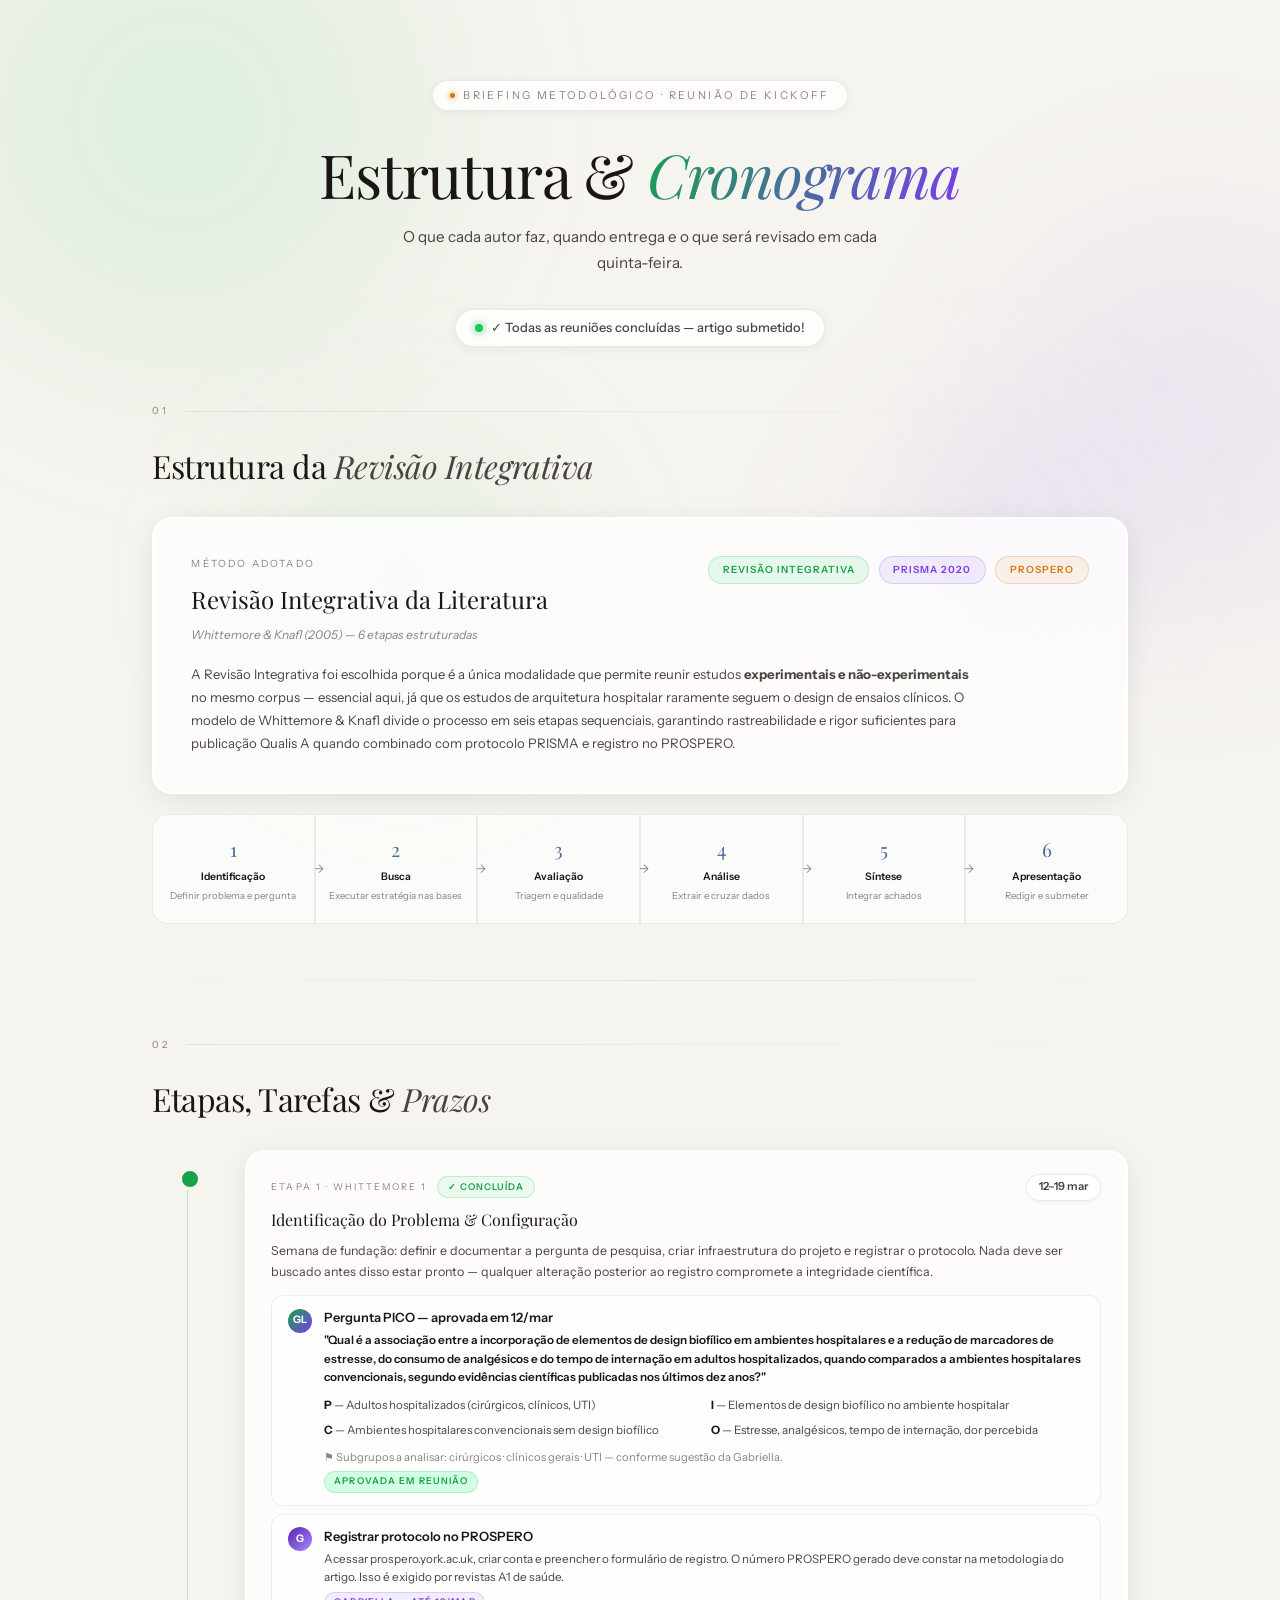
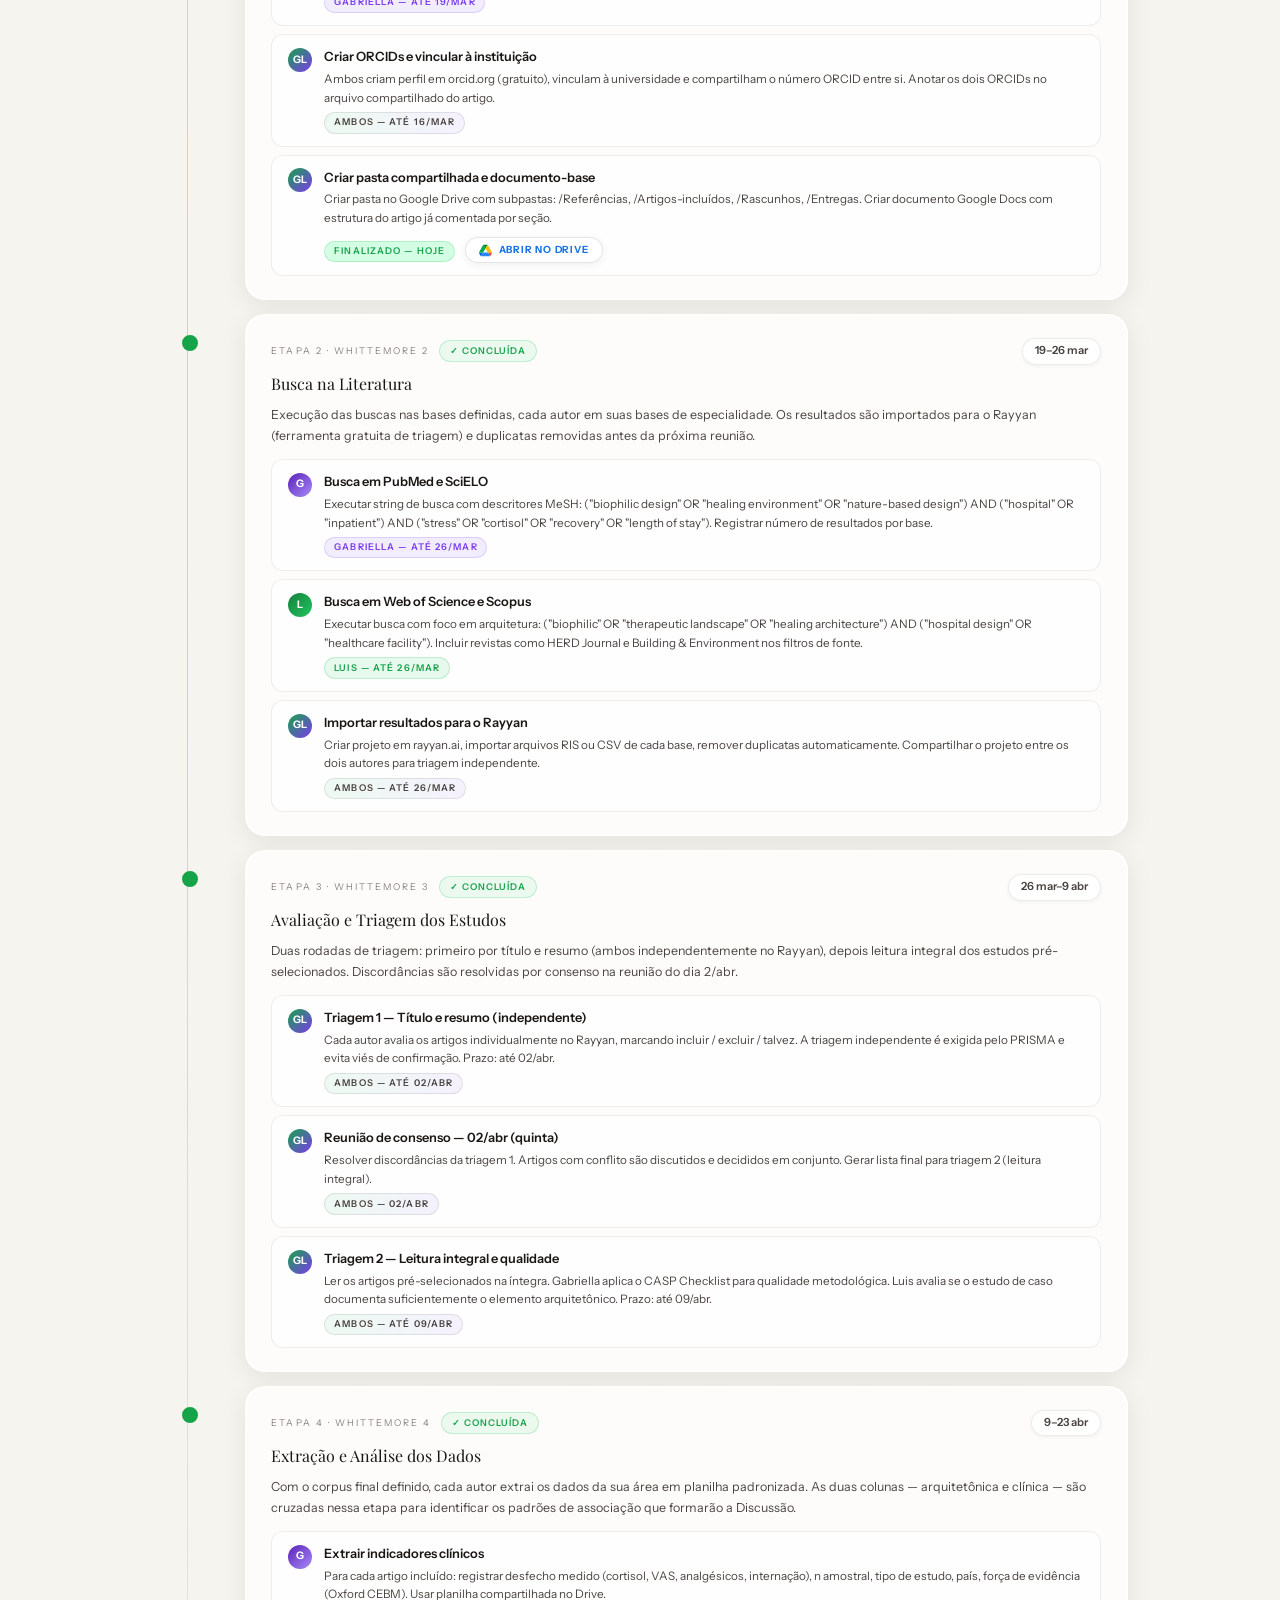
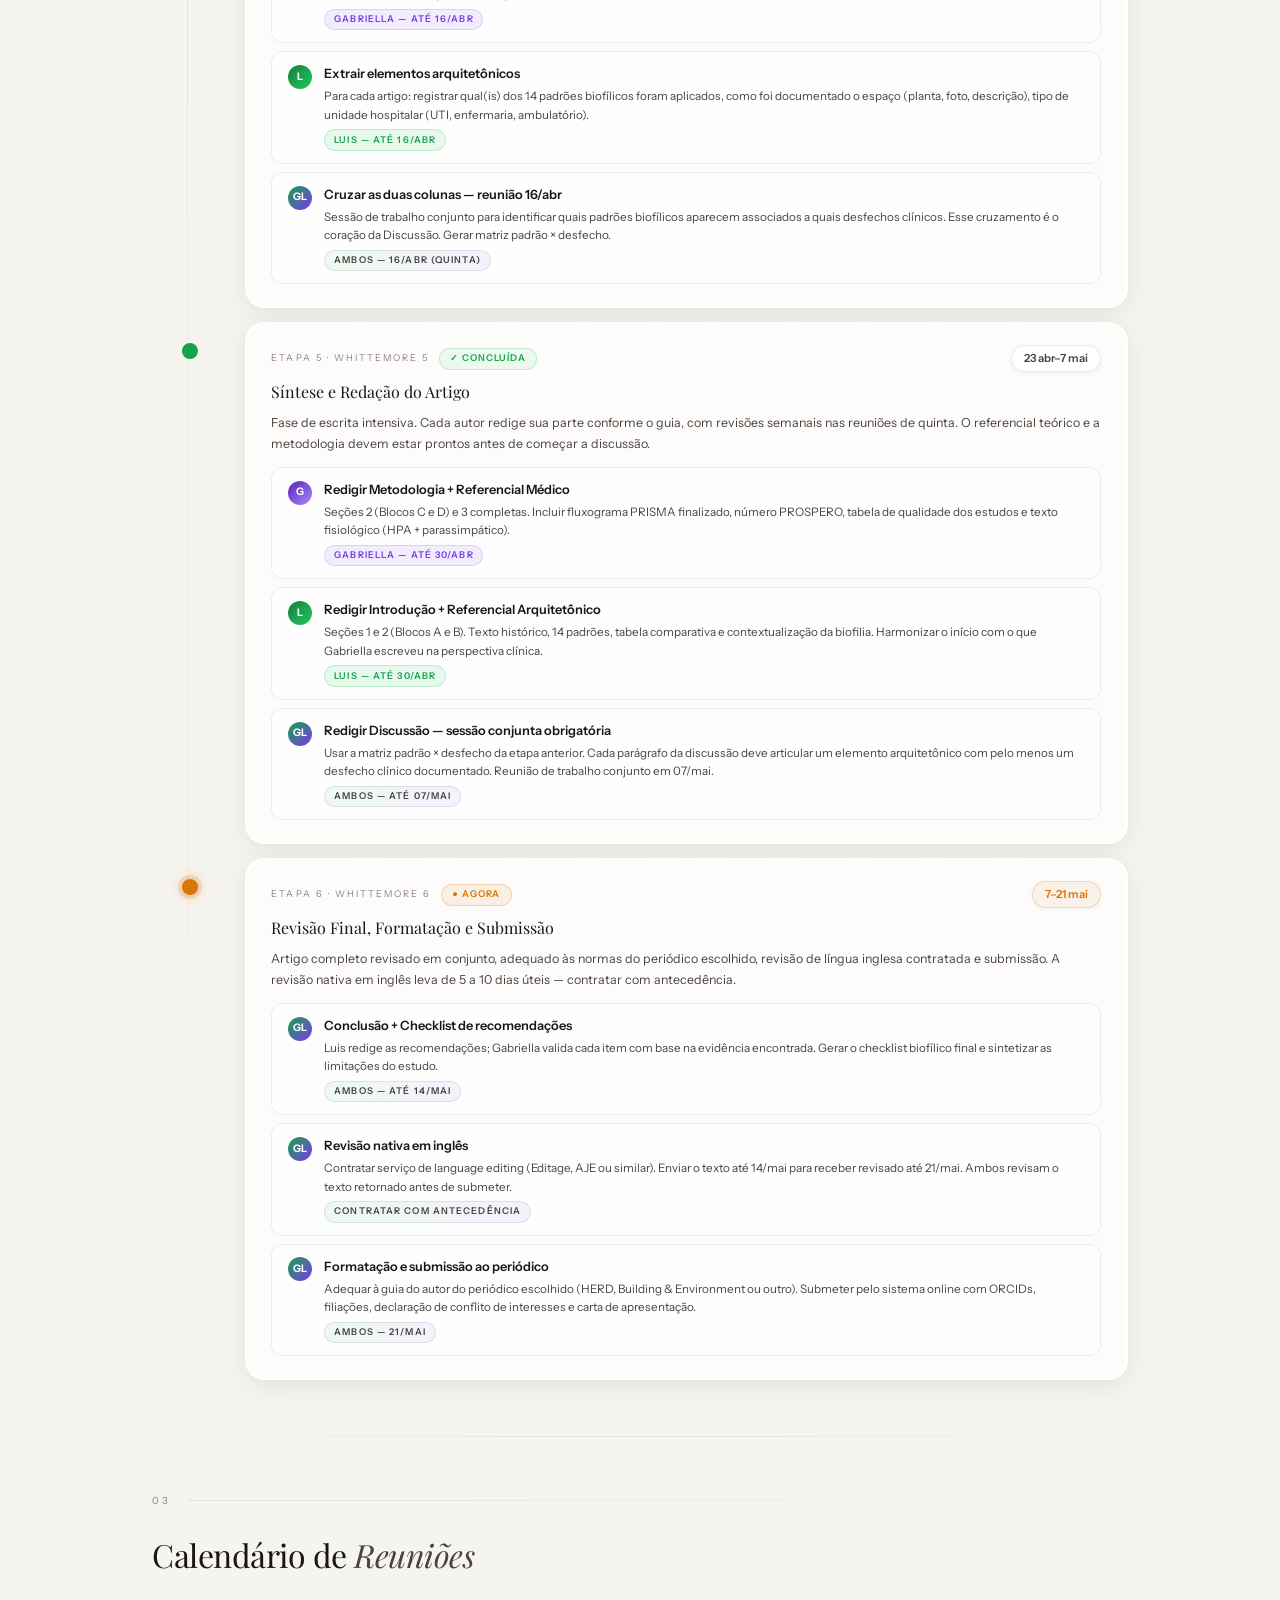
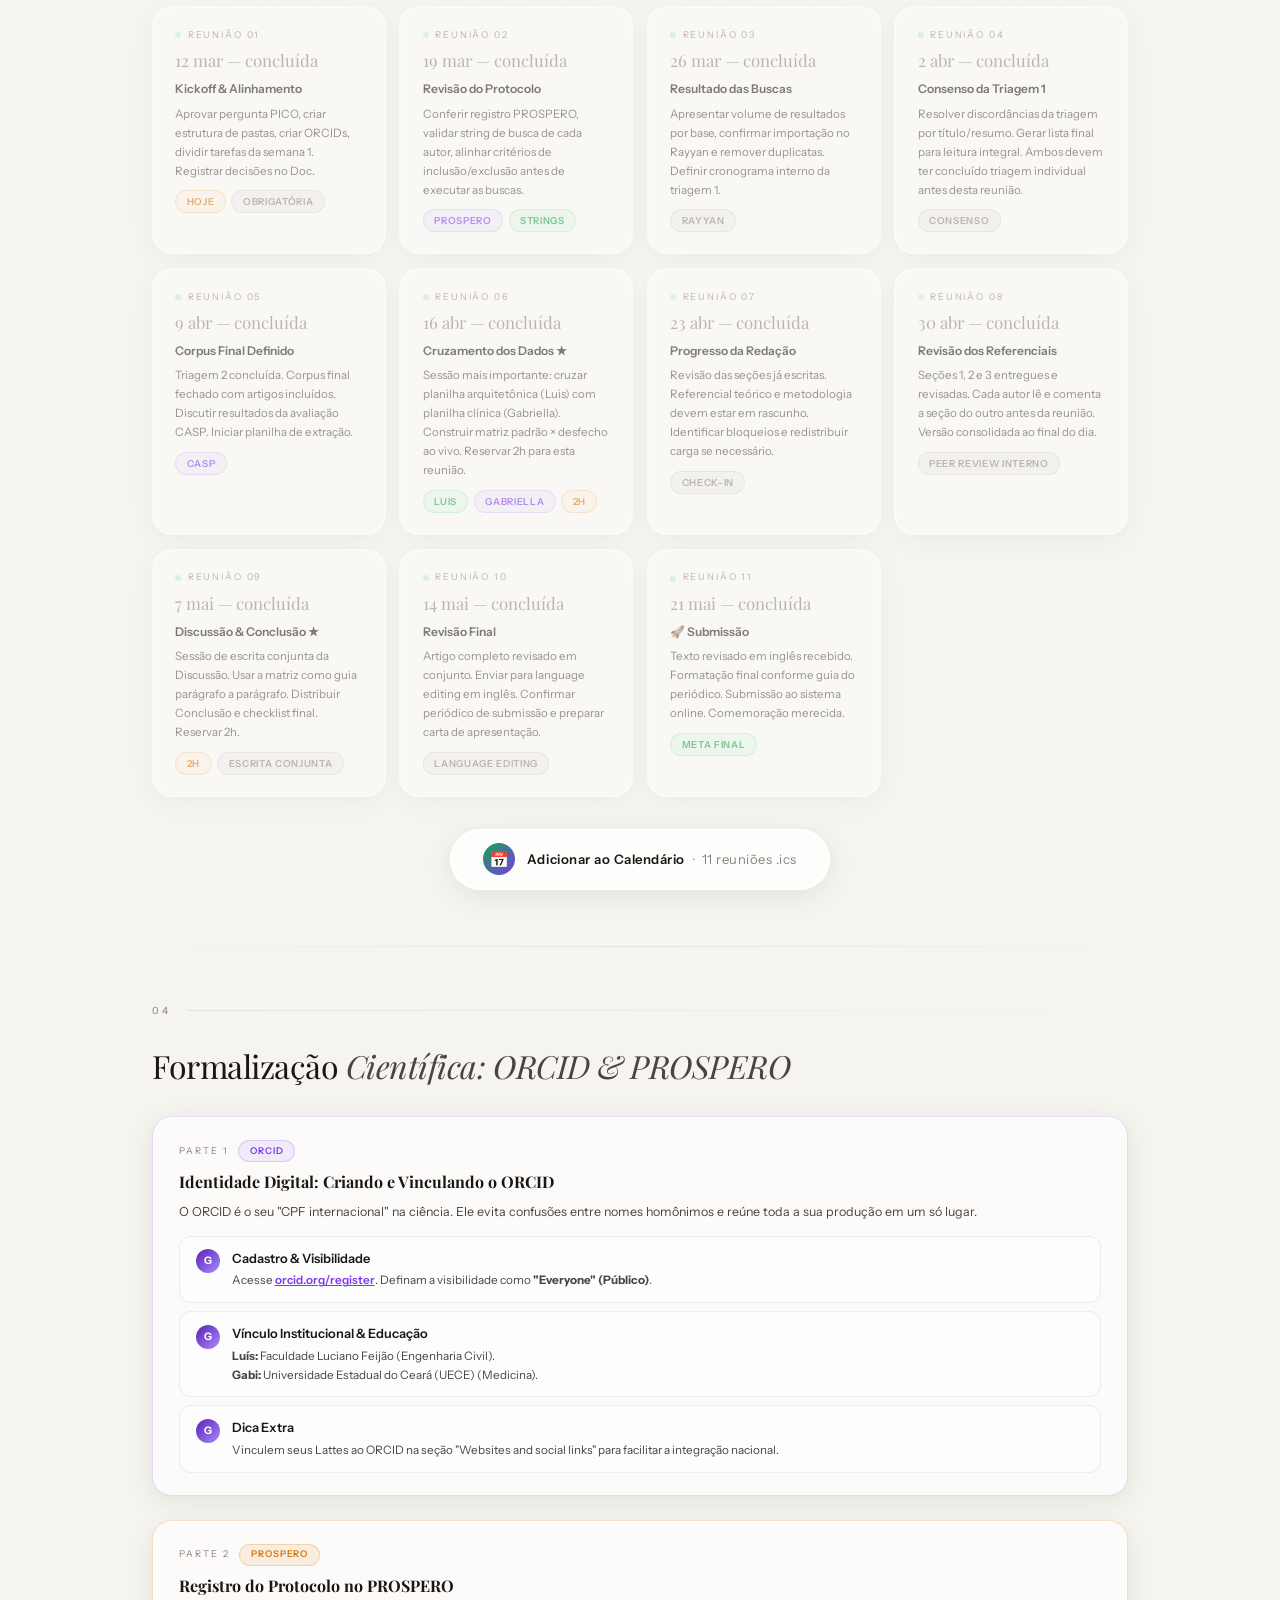
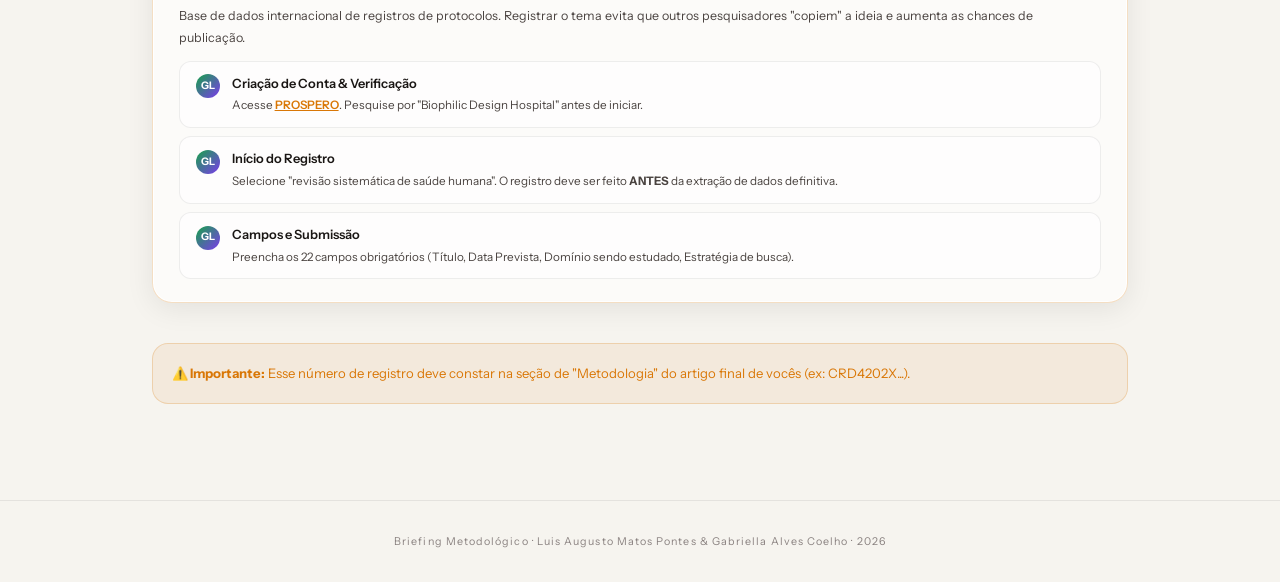
<file: BiofiliaHospitalar/index.html>
<!DOCTYPE html>
<html lang="pt-BR">

<head>
  <meta charset="UTF-8">
  <meta name="viewport" content="width=device-width, initial-scale=1.0">
  <title>Briefing Metodológico — O Ambiente que Cura</title>
  <link
    href="https://fonts.googleapis.com/css2?family=Playfair+Display:ital,wght@0,400;0,500;1,400&family=Instrument+Sans:wght@300;400;500;600&display=swap"
    rel="stylesheet">
  <style>
    *,
    *::before,
    *::after {
      box-sizing: border-box;
      margin: 0;
      padding: 0;
    }

    :root {
      --g: #16a34a;
      --g-mid: #22c55e;
      --g-light: #dcfce7;
      --g-tint: rgba(34, 197, 94, 0.07);
      --g-border: rgba(34, 197, 94, 0.22);

      --l: #7c3aed;
      --l-mid: #a78bfa;
      --l-light: #ede9fe;
      --l-tint: rgba(139, 92, 246, 0.07);
      --l-border: rgba(139, 92, 246, 0.22);

      --amber: #d97706;
      --amber-tint: rgba(217, 119, 6, 0.08);
      --amber-border: rgba(217, 119, 6, 0.22);

      --red: #dc2626;
      --red-tint: rgba(220, 38, 38, 0.07);
      --red-border: rgba(220, 38, 38, 0.2);

      --bg: #f6f4ef;
      --surface: rgba(255, 255, 255, 0.75);
      --border: rgba(0, 0, 0, 0.07);
      --ink: #1a1614;
      --ink-2: #4a4340;
      --ink-3: #8a8280;

      --blur: blur(22px);
      --sh-sm: 0 2px 12px rgba(0, 0, 0, 0.055), 0 0 0 1px rgba(255, 255, 255, 0.92) inset;
      --sh-md: 0 6px 28px rgba(0, 0, 0, 0.08), 0 0 0 1px rgba(255, 255, 255, 0.92) inset;
      --sh-lg: 0 14px 44px rgba(0, 0, 0, 0.1), 0 0 0 1px rgba(255, 255, 255, 0.92) inset;
    }

    html {
      scroll-behavior: smooth;
    }

    body {
      font-family: 'Instrument Sans', sans-serif;
      background: var(--bg);
      color: var(--ink);
      overflow-x: hidden;
      line-height: 1.6;
    }

    /* ── ORBS ── */
    .bg-canvas {
      position: fixed;
      inset: 0;
      z-index: 0;
      pointer-events: none;
      overflow: hidden;
    }

    .orb {
      position: absolute;
      border-radius: 50%;
      animation: drift 24s ease-in-out infinite;
    }

    .orb-1 {
      width: 800px;
      height: 800px;
      background: radial-gradient(circle, rgba(34, 197, 94, .12) 0%, transparent 65%);
      top: -280px;
      left: -220px;
      filter: blur(55px);
      animation-duration: 28s;
    }

    .orb-2 {
      width: 650px;
      height: 650px;
      background: radial-gradient(circle, rgba(139, 92, 246, .11) 0%, transparent 65%);
      top: 10%;
      right: -240px;
      filter: blur(55px);
      animation-duration: 32s;
      animation-delay: -12s;
    }

    .orb-3 {
      width: 550px;
      height: 550px;
      background: radial-gradient(circle, rgba(34, 197, 94, .08) 0%, transparent 65%);
      bottom: 5%;
      left: 10%;
      filter: blur(55px);
      animation-duration: 26s;
      animation-delay: -19s;
    }

    .orb-4 {
      width: 450px;
      height: 450px;
      background: radial-gradient(circle, rgba(139, 92, 246, .09) 0%, transparent 65%);
      bottom: 15%;
      right: 5%;
      filter: blur(55px);
      animation-duration: 36s;
      animation-delay: -7s;
    }

    @keyframes drift {

      0%,
      100% {
        transform: translate(0, 0) scale(1)
      }

      33% {
        transform: translate(28px, -18px) scale(1.03)
      }

      66% {
        transform: translate(-18px, 28px) scale(.98)
      }
    }

    /* ── GLASS ── */
    .glass {
      background: var(--surface);
      backdrop-filter: var(--blur);
      -webkit-backdrop-filter: var(--blur);
      border: 1px solid rgba(255, 255, 255, 0.88);
      border-radius: 20px;
      box-shadow: var(--sh-md);
      position: relative;
      overflow: hidden;
    }

    .glass::after {
      content: '';
      position: absolute;
      top: 0;
      left: 8%;
      right: 8%;
      height: 1px;
      background: linear-gradient(90deg, transparent, rgba(255, 255, 255, 1), transparent);
      pointer-events: none;
    }

    .glass.g-t {
      border-color: var(--g-border);
      background: rgba(255, 255, 255, .62);
      box-shadow: var(--sh-sm), 0 0 0 1px rgba(34, 197, 94, .06) inset;
    }

    .glass.l-t {
      border-color: var(--l-border);
      background: rgba(255, 255, 255, .62);
      box-shadow: var(--sh-sm), 0 0 0 1px rgba(139, 92, 246, .06) inset;
    }

    .glass.a-t {
      border-color: var(--amber-border);
      background: rgba(255, 255, 255, .62);
    }

    /* ── LAYOUT ── */
    .wrap {
      position: relative;
      z-index: 1;
      max-width: 1040px;
      margin: 0 auto;
      padding: 0 2rem 6rem;
    }

    /* ── HERO ── */
    .hero {
      text-align: center;
      padding: 5rem 2rem 3.5rem;
      position: relative;
      z-index: 1;
    }

    .hero-badge {
      display: inline-flex;
      align-items: center;
      gap: .5rem;
      padding: .35rem 1.1rem;
      border-radius: 100px;
      background: rgba(255, 255, 255, .82);
      border: 1px solid rgba(0, 0, 0, .08);
      box-shadow: 0 2px 8px rgba(0, 0, 0, .05);
      font-size: .68rem;
      letter-spacing: .22em;
      text-transform: uppercase;
      color: var(--ink-3);
      margin-bottom: 1.8rem;
    }

    .badge-dot {
      width: 5px;
      height: 5px;
      border-radius: 50%;
      background: var(--amber);
      box-shadow: 0 0 6px var(--amber);
      animation: blink 2.2s ease-in-out infinite;
    }

    @keyframes blink {

      0%,
      100% {
        opacity: 1
      }

      50% {
        opacity: .35
      }
    }

    .hero-title {
      font-family: 'Playfair Display', serif;
      font-size: clamp(2.2rem, 5vw, 3.8rem);
      font-weight: 400;
      line-height: 1.12;
      letter-spacing: -.02em;
      color: var(--ink);
      margin-bottom: 1rem;
    }

    .hero-title em {
      font-style: italic;
      background: linear-gradient(120deg, var(--g), var(--l));
      -webkit-background-clip: text;
      -webkit-text-fill-color: transparent;
      background-clip: text;
    }

    .hero-sub {
      font-size: .95rem;
      color: var(--ink-2);
      max-width: 500px;
      margin: 0 auto 2rem;
      line-height: 1.75;
      font-weight: 300;
    }

    /* today pill */
    .today-pill {
      display: inline-flex;
      align-items: center;
      gap: .5rem;
      padding: .5rem 1.2rem;
      border-radius: 100px;
      background: rgba(255, 255, 255, .85);
      border: 1px solid rgba(0, 0, 0, .09);
      box-shadow: var(--sh-sm);
      font-size: .8rem;
      font-weight: 500;
      color: var(--ink-2);
    }

    .today-dot {
      width: 8px;
      height: 8px;
      border-radius: 50%;
      background: var(--amber);
      box-shadow: 0 0 8px var(--amber);
      animation: blink 2s ease-in-out infinite;
    }

    /* ── SECTION ── */
    .sh {
      display: flex;
      align-items: center;
      gap: 1rem;
      margin-bottom: 1.3rem;
    }

    .sh-num {
      font-size: .62rem;
      letter-spacing: .28em;
      text-transform: uppercase;
      color: var(--ink-3);
      white-space: nowrap;
    }

    .sh-line {
      flex: 1;
      height: 1px;
      background: linear-gradient(to right, var(--border), transparent);
    }

    .sh-title {
      font-family: 'Playfair Display', serif;
      font-size: clamp(1.45rem, 2.8vw, 2rem);
      font-weight: 400;
      letter-spacing: -.015em;
      margin-bottom: 1.6rem;
    }

    .sh-title em {
      font-style: italic;
      color: var(--ink-2);
    }

    .div {
      height: 1px;
      background: linear-gradient(to right, transparent, var(--border), transparent);
      margin: 3.5rem 0;
    }

    /* ── MÉTODO OVERVIEW ── */
    .method-banner {
      padding: 2.4rem;
      margin-bottom: 1.2rem;
    }

    .mb-top {
      display: flex;
      align-items: flex-start;
      justify-content: space-between;
      gap: 2rem;
      flex-wrap: wrap;
    }

    .mb-label {
      font-size: .62rem;
      letter-spacing: .22em;
      text-transform: uppercase;
      color: var(--ink-3);
      margin-bottom: .5rem;
    }

    .mb-name {
      font-family: 'Playfair Display', serif;
      font-size: 1.5rem;
      font-weight: 400;
      margin-bottom: .4rem;
    }

    .mb-ref {
      font-size: .75rem;
      color: var(--ink-3);
      font-style: italic;
    }

    .mb-right {
      display: flex;
      gap: .6rem;
      flex-wrap: wrap;
      align-items: flex-start;
    }

    .m-badge {
      padding: .3rem .85rem;
      border-radius: 100px;
      font-size: .62rem;
      font-weight: 600;
      letter-spacing: .1em;
      text-transform: uppercase;
    }

    .m-badge.integr {
      background: rgba(34, 197, 94, .1);
      color: var(--g);
      border: 1px solid var(--g-border);
    }

    .m-badge.prisma {
      background: rgba(139, 92, 246, .1);
      color: var(--l);
      border: 1px solid var(--l-border);
    }

    .m-badge.prospero {
      background: var(--amber-tint);
      color: var(--amber);
      border: 1px solid var(--amber-border);
    }

    .mb-body {
      margin-top: 1.2rem;
      font-size: .82rem;
      color: var(--ink-2);
      line-height: 1.75;
      max-width: 780px;
    }

    /* ── ETAPAS ── */
    .etapas-wrap {
      display: flex;
      flex-direction: column;
      gap: .9rem;
      position: relative;
    }

    .etapas-wrap::before {
      content: '';
      position: absolute;
      left: 2.2rem;
      top: 2.5rem;
      bottom: 2.5rem;
      width: 1px;
      background: linear-gradient(to bottom, rgba(34, 197, 94, .3), rgba(139, 92, 246, .3), rgba(139, 92, 246, .1), transparent);
    }

    .etapa-row {
      display: grid;
      grid-template-columns: 4.8rem 1fr;
      gap: 1rem;
      align-items: start;
    }

    .etapa-pin {
      display: flex;
      flex-direction: column;
      align-items: center;
      padding-top: 1.3rem;
    }

    .etapa-dot {
      width: 16px;
      height: 16px;
      border-radius: 50%;
      border: 2px solid;
      background: var(--bg);
      position: relative;
      z-index: 2;
      flex-shrink: 0;
    }

    .etapa-dot.today {
      background: var(--amber);
      border-color: var(--amber);
      box-shadow: 0 0 0 4px rgba(217, 119, 6, .18), 0 0 16px rgba(217, 119, 6, .4);
      animation: pulse-today 2s ease-in-out infinite;
    }

    @keyframes pulse-today {

      0%,
      100% {
        box-shadow: 0 0 0 4px rgba(217, 119, 6, .18), 0 0 16px rgba(217, 119, 6, .4)
      }

      50% {
        box-shadow: 0 0 0 8px rgba(217, 119, 6, .08), 0 0 24px rgba(217, 119, 6, .5)
      }
    }

    .etapa-dot.g {
      border-color: var(--g);
      box-shadow: 0 0 0 3px rgba(34, 197, 94, .12);
    }

    .etapa-dot.l {
      border-color: var(--l);
      box-shadow: 0 0 0 3px rgba(139, 92, 246, .12);
    }

    .etapa-dot.gl {
      background: linear-gradient(white, white) padding-box, linear-gradient(135deg, var(--g), var(--l)) border-box;
      border-color: transparent;
      box-shadow: 0 0 0 3px rgba(100, 150, 200, .1);
    }

    .etapa-card {
      padding: 1.4rem 1.6rem;
      transition: transform .18s;
    }

    .etapa-card:hover {
      transform: translateX(3px);
    }

    /* status line inside card */
    .etapa-top {
      display: flex;
      align-items: center;
      justify-content: space-between;
      gap: 1rem;
      margin-bottom: .4rem;
      flex-wrap: wrap;
    }

    .etapa-meta {
      display: flex;
      align-items: center;
      gap: .6rem;
    }

    .etapa-step {
      font-size: .58rem;
      letter-spacing: .22em;
      text-transform: uppercase;
      color: var(--ink-3);
    }

    .status-badge {
      display: inline-flex;
      align-items: center;
      gap: .3rem;
      padding: .18rem .65rem;
      border-radius: 100px;
      font-size: .58rem;
      font-weight: 600;
      letter-spacing: .1em;
      text-transform: uppercase;
    }

    .status-badge.now {
      background: rgba(217, 119, 6, .1);
      color: var(--amber);
      border: 1px solid var(--amber-border);
    }

    .status-badge.next {
      background: rgba(0, 0, 0, .05);
      color: var(--ink-3);
      border: 1px solid rgba(0, 0, 0, .09);
    }

    .status-badge.later {
      background: rgba(0, 0, 0, .04);
      color: #c0bab8;
      border: 1px solid rgba(0, 0, 0, .06);
    }

    .etapa-date {
      font-size: .7rem;
      font-weight: 600;
      padding: .22rem .75rem;
      border-radius: 100px;
      background: rgba(255, 255, 255, .8);
      border: 1px solid rgba(0, 0, 0, .08);
      color: var(--ink-2);
      white-space: nowrap;
      box-shadow: 0 1px 4px rgba(0, 0, 0, .06);
    }

    .etapa-date.highlight {
      background: var(--amber-tint);
      border-color: var(--amber-border);
      color: var(--amber);
    }

    .etapa-name {
      font-family: 'Playfair Display', serif;
      font-size: 1rem;
      margin-bottom: .45rem;
    }

    .etapa-desc {
      font-size: .78rem;
      color: var(--ink-2);
      line-height: 1.7;
      margin-bottom: .8rem;
    }

    /* tasks inside etapa */
    .etapa-tasks {
      display: flex;
      flex-direction: column;
      gap: .5rem;
    }

    .etask {
      display: flex;
      align-items: flex-start;
      gap: .75rem;
      padding: .75rem 1rem;
      background: rgba(255, 255, 255, .55);
      border: 1px solid rgba(0, 0, 0, .065);
      border-radius: 12px;
      transition: background .2s;
    }

    .etask:hover {
      background: rgba(255, 255, 255, .85);
    }

    .etask-who {
      width: 24px;
      height: 24px;
      border-radius: 50%;
      display: flex;
      align-items: center;
      justify-content: center;
      font-size: .65rem;
      font-weight: 700;
      color: #fff;
      flex-shrink: 0;
      margin-top: .05rem;
    }

    .etask-who.g {
      background: linear-gradient(135deg, #15803d, var(--g-mid));
    }

    .etask-who.l {
      background: linear-gradient(135deg, #5b21b6, var(--l-mid));
    }

    .etask-who.gl {
      background: linear-gradient(135deg, var(--g), var(--l));
    }

    .etask-content {
      flex: 1;
    }

    .etask-title {
      font-size: .8rem;
      font-weight: 600;
      margin-bottom: .15rem;
    }

    .etask-detail {
      font-size: .73rem;
      color: var(--ink-2);
      line-height: 1.6;
    }

    .etask-tag {
      font-size: .58rem;
      letter-spacing: .12em;
      text-transform: uppercase;
      font-weight: 600;
      padding: .15rem .55rem;
      border-radius: 100px;
      white-space: nowrap;
      margin-top: .2rem;
      display: inline-block;
    }

    .etask-tag.complete {
      font-size: .58rem;
      letter-spacing: .12em;
      text-transform: uppercase;
      font-weight: 600;
      padding: .15rem .55rem;
      border-radius: 100px;
      white-space: nowrap;
      margin-top: .2rem;
      display: inline-block;
    }

    .etask-tag.g {
      background: rgba(34, 197, 94, .1);
      color: var(--g);
      border: 1px solid var(--g-border);
    }

    .etask-tag.l {
      background: rgba(139, 92, 246, .1);
      color: var(--l);
      border: 1px solid var(--l-border);
    }

    .etask-tag.both {
      background: linear-gradient(90deg, rgba(34, 197, 94, .08), rgba(139, 92, 246, .08));
      color: var(--ink-2);
      border: 1px solid rgba(0, 0, 0, .09);
    }

    .etask-tag.complete {
      background: rgba(52, 255, 126, 0.211);
      color: var(--g);
      border: 1px solid var(--g-border);
    }

    /* ── REUNIÕES ── */
    .meetings-grid {
      display: grid;
      grid-template-columns: repeat(auto-fill, minmax(220px, 1fr));
      gap: .85rem;
    }

    .meet-card {
      padding: 1.3rem 1.4rem;
      transition: transform .2s, box-shadow .2s;
      cursor: default;
    }

    .meet-card:hover {
      transform: translateY(-2px);
      box-shadow: var(--sh-lg);
    }

    .meet-num {
      font-size: .58rem;
      letter-spacing: .2em;
      text-transform: uppercase;
      color: var(--ink-3);
      margin-bottom: .3rem;
    }

    .meet-date {
      font-family: 'Playfair Display', serif;
      font-size: 1.05rem;
      margin-bottom: .3rem;
    }

    .meet-focus {
      font-size: .75rem;
      font-weight: 600;
      margin-bottom: .4rem;
      color: var(--ink);
    }

    .meet-body {
      font-size: .72rem;
      color: var(--ink-2);
      line-height: 1.65;
    }

    .meet-card.today-meet {
      border-color: var(--amber-border);
      background: rgba(255, 255, 255, .75);
      box-shadow: var(--sh-md), 0 0 0 1px rgba(217, 119, 6, .08) inset;
    }

    .meet-card.today-meet .meet-date {
      color: var(--amber);
    }

    .meet-dot {
      width: 6px;
      height: 6px;
      border-radius: 50%;
      display: inline-block;
      margin-right: .4rem;
      vertical-align: middle;
    }

    .meet-dot.today-d {
      background: var(--amber);
      box-shadow: 0 0 6px var(--amber);
      animation: blink 2s ease-in-out infinite;
    }

    .meet-dot.future {
      background: var(--g-mid);
    }

    /* ── WHITTEMORE FLOW ── */
    .wk-flow {
      display: grid;
      grid-template-columns: repeat(6, 1fr);
      gap: 0;
      margin-bottom: .5rem;
    }

    .wk-step {
      text-align: center;
      padding: 1.2rem .8rem;
      background: rgba(255, 255, 255, .6);
      border: 1px solid rgba(0, 0, 0, .065);
      position: relative;
    }

    .wk-step:first-child {
      border-radius: 16px 0 0 16px;
    }

    .wk-step:last-child {
      border-radius: 0 16px 16px 0;
    }

    .wk-step::after {
      content: '→';
      position: absolute;
      right: -10px;
      top: 50%;
      transform: translateY(-50%);
      color: var(--ink-3);
      font-size: .75rem;
      z-index: 2;
    }

    .wk-step:last-child::after {
      display: none;
    }

    .wk-n {
      font-size: 1.2rem;
      font-weight: 400;
      font-family: 'Playfair Display', serif;
      background: linear-gradient(120deg, var(--g), var(--l));
      -webkit-background-clip: text;
      -webkit-text-fill-color: transparent;
      background-clip: text;
      display: block;
      margin-bottom: .3rem;
    }

    .wk-label {
      font-size: .65rem;
      font-weight: 600;
      color: var(--ink);
      margin-bottom: .2rem;
    }

    .wk-sub {
      font-size: .6rem;
      color: var(--ink-3);
      line-height: 1.5;
    }

    /* ── CHIPS ── */
    .chips {
      display: flex;
      flex-wrap: wrap;
      gap: .35rem;
      margin-top: .6rem;
    }

    .chip {
      padding: .18rem .65rem;
      border-radius: 100px;
      font-size: .6rem;
      letter-spacing: .07em;
      font-weight: 600;
      text-transform: uppercase;
    }

    .chip.g {
      background: rgba(34, 197, 94, .1);
      color: var(--g);
      border: 1px solid var(--g-border);
    }

    .chip.l {
      background: rgba(139, 92, 246, .1);
      color: var(--l);
      border: 1px solid var(--l-border);
    }

    .chip.n {
      background: rgba(0, 0, 0, .05);
      color: var(--ink-3);
      border: 1px solid rgba(0, 0, 0, .09);
    }

    .chip.a {
      background: var(--amber-tint);
      color: var(--amber);
      border: 1px solid var(--amber-border);
    }

    /* ── FADE ── */
    @keyframes fadeUp {
      from {
        opacity: 0;
        transform: translateY(14px)
      }

      to {
        opacity: 1;
        transform: translateY(0)
      }
    }

    .fu {
      opacity: 0;
      animation: fadeUp .6s ease forwards;
    }

    .d1 {
      animation-delay: .05s
    }

    .d2 {
      animation-delay: .15s
    }

    .d3 {
      animation-delay: .25s
    }

    .d4 {
      animation-delay: .35s
    }

    .d5 {
      animation-delay: .45s
    }

    .d6 {
      animation-delay: .55s
    }

    /* ── FOOTER ── */
    footer {
      text-align: center;
      padding: 2rem;
      font-size: .67rem;
      letter-spacing: .1em;
      color: var(--ink-3);
      border-top: 1px solid var(--border);
      position: relative;
      z-index: 1;
    }

    /* ── RESPONSIVE ── */
    @media(max-width:700px) {
      .wk-flow {
        grid-template-columns: 1fr 1fr 1fr;
      }

      .wk-step::after {
        display: none;
      }

      .etapa-row {
        grid-template-columns: 1fr;
      }

      .etapas-wrap::before {
        display: none;
      }

      .etapa-pin {
        display: none;
      }

      .meetings-grid {
        grid-template-columns: 1fr 1fr;
      }

      .mb-top {
        flex-direction: column;
      }
    }
  </style>
</head>

<body>

  <div class="bg-canvas">
    <div class="orb orb-1"></div>
    <div class="orb orb-2"></div>
    <div class="orb orb-3"></div>
    <div class="orb orb-4"></div>
  </div>

  <!-- ══ HERO ══ -->
  <div class="hero fu d1">
    <div class="hero-badge"><span class="badge-dot"></span>Briefing Metodológico · Reunião de Kickoff</div>
    <h1 class="hero-title">Estrutura &amp; <em>Cronograma</em></h1>
    <p class="hero-sub">O que cada autor faz, quando entrega e o que será revisado em cada quinta-feira.</p>
    <div id="meeting-pill" class="today-pill">
      <span class="today-dot"></span>
      <span id="pill-text">Carregando…</span>
    </div>
  </div>

  <div class="wrap">

    <!-- ═══ 01 MODELO METODOLÓGICO ═══ -->
    <div class="fu d2">
      <div class="sh"><span class="sh-num">01</span>
        <div class="sh-line"></div>
      </div>
      <h2 class="sh-title">Estrutura da <em>Revisão Integrativa</em></h2>

      <div class="glass method-banner">
        <div class="mb-top">
          <div>
            <p class="mb-label">Método Adotado</p>
            <p class="mb-name">Revisão Integrativa da Literatura</p>
            <p class="mb-ref">Whittemore & Knafl (2005) — 6 etapas estruturadas</p>
          </div>
          <div class="mb-right">
            <span class="m-badge integr">Revisão Integrativa</span>
            <span class="m-badge prisma">PRISMA 2020</span>
            <span class="m-badge prospero">PROSPERO</span>
          </div>
        </div>
        <p class="mb-body">A Revisão Integrativa foi escolhida porque é a única modalidade que permite reunir estudos
          <strong>experimentais e não-experimentais</strong> no mesmo corpus — essencial aqui, já que os estudos de
          arquitetura hospitalar raramente seguem o design de ensaios clínicos. O modelo de Whittemore & Knafl divide o
          processo em seis etapas sequenciais, garantindo rastreabilidade e rigor suficientes para publicação Qualis A
          quando combinado com protocolo PRISMA e registro no PROSPERO.
        </p>
      </div>

      <!-- Whittemore flow -->
      <div class="wk-flow">
        <div class="wk-step"><span class="wk-n">1</span>
          <p class="wk-label">Identificação</p>
          <p class="wk-sub">Definir problema e pergunta</p>
        </div>
        <div class="wk-step"><span class="wk-n">2</span>
          <p class="wk-label">Busca</p>
          <p class="wk-sub">Executar estratégia nas bases</p>
        </div>
        <div class="wk-step"><span class="wk-n">3</span>
          <p class="wk-label">Avaliação</p>
          <p class="wk-sub">Triagem e qualidade</p>
        </div>
        <div class="wk-step"><span class="wk-n">4</span>
          <p class="wk-label">Análise</p>
          <p class="wk-sub">Extrair e cruzar dados</p>
        </div>
        <div class="wk-step"><span class="wk-n">5</span>
          <p class="wk-label">Síntese</p>
          <p class="wk-sub">Integrar achados</p>
        </div>
        <div class="wk-step"><span class="wk-n">6</span>
          <p class="wk-label">Apresentação</p>
          <p class="wk-sub">Redigir e submeter</p>
        </div>
      </div>
    </div>

    <div class="div"></div>

    <!-- ═══ 02 ETAPAS COM PRAZOS ═══ -->
    <div class="fu d3">
      <div class="sh"><span class="sh-num">02</span>
        <div class="sh-line"></div>
      </div>
      <h2 class="sh-title">Etapas, Tarefas &amp; <em>Prazos</em></h2>

      <div class="etapas-wrap">

        <!-- ── ETAPA 1 ── -->
        <div class="etapa-row" data-start="2026-03-12" data-end="2026-03-19">
          <div class="etapa-pin">
            <div id="dot-1" class="etapa-dot today"></div>
          </div>
          <div class="glass etapa-card">
            <div class="etapa-top">
              <div class="etapa-meta">
                <span class="etapa-step">Etapa 1 · Whittemore 1</span>
                <span id="badge-1" class="status-badge now">● Agora</span>
              </div>
              <span id="datespan-1" class="etapa-date highlight">12–19 mar</span>
            </div>
            <p class="etapa-name">Identificação do Problema &amp; Configuração</p>
            <p class="etapa-desc">Semana de fundação: definir e documentar a pergunta de pesquisa, criar infraestrutura
              do projeto e registrar o protocolo. Nada deve ser buscado antes disso estar pronto — qualquer alteração
              posterior ao registro compromete a integridade científica.</p>
            <div class="etapa-tasks">
              <div class="etask">
                <div class="etask-who gl">GL</div>
                <div class="etask-content">
                  <p class="etask-title">Pergunta PICO — aprovada em 12/mar</p>
                  <p class="etask-detail" style="margin-bottom:.6rem">
                    <em style="font-style:normal;font-weight:600;color:var(--ink)">"Qual é a associação entre a
                      incorporação de elementos de design biofílico em ambientes hospitalares e a redução de marcadores
                      de estresse, do consumo de analgésicos e do tempo de internação em adultos hospitalizados, quando
                      comparados a ambientes hospitalares convencionais, segundo evidências científicas publicadas nos
                      últimos dez anos?"</em>
                  </p>
                  <div
                    style="display:grid;grid-template-columns:repeat(2,1fr);gap:.4rem .8rem;font-size:.72rem;color:var(--ink-2);margin-bottom:.55rem">
                    <div><strong style="color:var(--ink)">P</strong> — Adultos hospitalizados (cirúrgicos, clínicos,
                      UTI)</div>
                    <div><strong style="color:var(--ink)">I</strong> — Elementos de design biofílico no ambiente
                      hospitalar</div>
                    <div><strong style="color:var(--ink)">C</strong> — Ambientes hospitalares convencionais sem design
                      biofílico</div>
                    <div><strong style="color:var(--ink)">O</strong> — Estresse, analgésicos, tempo de internação, dor
                      percebida</div>
                  </div>
                  <p class="etask-detail" style="font-size:.7rem;color:var(--ink-3)">⚑ Subgrupos a analisar: cirúrgicos
                    · clínicos gerais · UTI — conforme sugestão da Gabriella.</p>
                  <span class="etask-tag complete">Aprovada em reunião</span>
                </div>
              </div>
              <div class="etask">
                <div class="etask-who l">G</div>
                <div class="etask-content">
                  <p class="etask-title">Registrar protocolo no PROSPERO</p>
                  <p class="etask-detail">Acessar prospero.york.ac.uk, criar conta e preencher o formulário de registro.
                    O número PROSPERO gerado deve constar na metodologia do artigo. Isso é exigido por revistas A1 de
                    saúde.</p>
                  <span class="etask-tag l">Gabriella — até 19/mar</span>
                </div>
              </div>
              <div class="etask">
                <div class="etask-who gl">GL</div>
                <div class="etask-content">
                  <p class="etask-title">Criar ORCIDs e vincular à instituição</p>
                  <p class="etask-detail">Ambos criam perfil em orcid.org (gratuito), vinculam à universidade e
                    compartilham o número ORCID entre si. Anotar os dois ORCIDs no arquivo compartilhado do artigo.</p>
                  <span class="etask-tag both">Ambos — até 16/mar</span>
                </div>
              </div>
              <div class="etask">
                <div class="etask-who gl">GL</div>
                <div class="etask-content">
                  <p class="etask-title">Criar pasta compartilhada e documento-base</p>
                  <p class="etask-detail">Criar pasta no Google Drive com subpastas: /Referências, /Artigos-incluídos,
                    /Rascunhos, /Entregas. Criar documento Google Docs com estrutura do artigo já comentada por seção.
                  </p>
                  <div style="display:flex;align-items:center;gap:.6rem;flex-wrap:wrap;margin-top:.55rem;">
                    <span class="etask-tag complete">Finalizado — hoje</span>
                    <a href="https://drive.google.com/drive/folders/1H9QmMUpbjKXRVvnltXI66ujpRoueMfXN?usp=share_link"
                      target="_blank" rel="noopener" style="
                       display:inline-flex;align-items:center;gap:.4rem;
                       padding:.28rem .85rem;border-radius:100px;
                       background:rgba(255,255,255,.82);
                       border:1px solid rgba(0,0,0,.1);
                       box-shadow:0 2px 8px rgba(0,0,0,.06);
                       font-family:'Instrument Sans',sans-serif;
                       font-size:.62rem;font-weight:700;letter-spacing:.08em;text-transform:uppercase;
                       color:#1a73e8;text-decoration:none;
                       transition:box-shadow .18s,transform .18s;
                     "
                      onmouseover="this.style.transform='translateY(-1px)';this.style.boxShadow='0 4px 14px rgba(0,0,0,.1)'"
                      onmouseout="this.style.transform='';this.style.boxShadow='0 2px 8px rgba(0,0,0,.06)'">
                      <svg width="13" height="13" viewBox="0 0 87.3 78" xmlns="http://www.w3.org/2000/svg">
                        <path d="m6.6 66.85 3.85 6.65c.8 1.4 1.95 2.5 3.3 3.3l13.75-23.8h-27.5c0 1.55.4 3.1 1.2 4.5z"
                          fill="#0066da" />
                        <path d="m43.65 25-13.75-23.8c-1.35.8-2.5 1.9-3.3 3.3l-25.4 44a9.06 9.06 0 0 0 -1.2 4.5h27.5z"
                          fill="#00ac47" />
                        <path
                          d="m73.55 76.8c1.35-.8 2.5-1.9 3.3-3.3l1.6-2.75 7.65-13.25c.8-1.4 1.2-2.95 1.2-4.5h-27.502l5.852 11.5z"
                          fill="#ea4335" />
                        <path d="m43.65 25 13.75-23.8c-1.35-.8-2.9-1.2-4.5-1.2h-18.5c-1.6 0-3.15.45-4.5 1.2z"
                          fill="#00832d" />
                        <path d="m59.8 53h-32.3l-13.75 23.8c1.35.8 2.9 1.2 4.5 1.2h50.8c1.6 0 3.15-.45 4.5-1.2z"
                          fill="#2684fc" />
                        <path
                          d="m73.4 26.5-12.7-22c-.8-1.4-1.95-2.5-3.3-3.3l-13.75 23.8 16.15 28h27.45c0-1.55-.4-3.1-1.2-4.5z"
                          fill="#ffba00" />
                      </svg>
                      Abrir no Drive
                    </a>
                  </div>
                </div>
              </div>
            </div>
          </div>
        </div>

        <!-- ── ETAPA 2 ── -->
        <div class="etapa-row" data-start="2026-03-19" data-end="2026-03-26">
          <div class="etapa-pin">
            <div id="dot-2" class="etapa-dot gl"></div>
          </div>
          <div class="glass etapa-card">
            <div class="etapa-top">
              <div class="etapa-meta">
                <span class="etapa-step">Etapa 2 · Whittemore 2</span>
                <span id="badge-2" class="status-badge next">Próxima</span>
              </div>
              <span id="datespan-2" class="etapa-date">19–26 mar</span>
            </div>
            <p class="etapa-name">Busca na Literatura</p>
            <p class="etapa-desc">Execução das buscas nas bases definidas, cada autor em suas bases de especialidade. Os
              resultados são importados para o Rayyan (ferramenta gratuita de triagem) e duplicatas removidas antes da
              próxima reunião.</p>
            <div class="etapa-tasks">
              <div class="etask">
                <div class="etask-who l">G</div>
                <div class="etask-content">
                  <p class="etask-title">Busca em PubMed e SciELO</p>
                  <p class="etask-detail">Executar string de busca com descritores MeSH: ("biophilic design" OR "healing
                    environment" OR "nature-based design") AND ("hospital" OR "inpatient") AND ("stress" OR "cortisol"
                    OR "recovery" OR "length of stay"). Registrar número de resultados por base.</p>
                  <span class="etask-tag l">Gabriella — até 26/mar</span>
                </div>
              </div>
              <div class="etask">
                <div class="etask-who g">L</div>
                <div class="etask-content">
                  <p class="etask-title">Busca em Web of Science e Scopus</p>
                  <p class="etask-detail">Executar busca com foco em arquitetura: ("biophilic" OR "therapeutic
                    landscape" OR "healing architecture") AND ("hospital design" OR "healthcare facility"). Incluir
                    revistas como HERD Journal e Building & Environment nos filtros de fonte.</p>
                  <span class="etask-tag g">Luis — até 26/mar</span>
                </div>
              </div>
              <div class="etask">
                <div class="etask-who gl">GL</div>
                <div class="etask-content">
                  <p class="etask-title">Importar resultados para o Rayyan</p>
                  <p class="etask-detail">Criar projeto em rayyan.ai, importar arquivos RIS ou CSV de cada base, remover
                    duplicatas automaticamente. Compartilhar o projeto entre os dois autores para triagem independente.
                  </p>
                  <span class="etask-tag both">Ambos — até 26/mar</span>
                </div>
              </div>
            </div>
          </div>
        </div>

        <!-- ── ETAPA 3 ── -->
        <div class="etapa-row" data-start="2026-03-26" data-end="2026-04-09">
          <div class="etapa-pin">
            <div id="dot-3" class="etapa-dot l"></div>
          </div>
          <div class="glass etapa-card">
            <div class="etapa-top">
              <div class="etapa-meta">
                <span class="etapa-step">Etapa 3 · Whittemore 3</span>
                <span id="badge-3" class="status-badge later">Em breve</span>
              </div>
              <span id="datespan-3" class="etapa-date">26 mar–9 abr</span>
            </div>
            <p class="etapa-name">Avaliação e Triagem dos Estudos</p>
            <p class="etapa-desc">Duas rodadas de triagem: primeiro por título e resumo (ambos independentemente no
              Rayyan), depois leitura integral dos estudos pré-selecionados. Discordâncias são resolvidas por consenso
              na reunião do dia 2/abr.</p>
            <div class="etapa-tasks">
              <div class="etask">
                <div class="etask-who gl">GL</div>
                <div class="etask-content">
                  <p class="etask-title">Triagem 1 — Título e resumo (independente)</p>
                  <p class="etask-detail">Cada autor avalia os artigos individualmente no Rayyan, marcando incluir /
                    excluir / talvez. A triagem independente é exigida pelo PRISMA e evita viés de confirmação. Prazo:
                    até 02/abr.</p>
                  <span class="etask-tag both">Ambos — até 02/abr</span>
                </div>
              </div>
              <div class="etask">
                <div class="etask-who gl">GL</div>
                <div class="etask-content">
                  <p class="etask-title">Reunião de consenso — 02/abr (quinta)</p>
                  <p class="etask-detail">Resolver discordâncias da triagem 1. Artigos com conflito são discutidos e
                    decididos em conjunto. Gerar lista final para triagem 2 (leitura integral).</p>
                  <span class="etask-tag both">Ambos — 02/abr</span>
                </div>
              </div>
              <div class="etask">
                <div class="etask-who gl">GL</div>
                <div class="etask-content">
                  <p class="etask-title">Triagem 2 — Leitura integral e qualidade</p>
                  <p class="etask-detail">Ler os artigos pré-selecionados na íntegra. Gabriella aplica o CASP Checklist
                    para qualidade metodológica. Luis avalia se o estudo de caso documenta suficientemente o elemento
                    arquitetônico. Prazo: até 09/abr.</p>
                  <span class="etask-tag both">Ambos — até 09/abr</span>
                </div>
              </div>
            </div>
          </div>
        </div>

        <!-- ── ETAPA 4 ── -->
        <div class="etapa-row" data-start="2026-04-09" data-end="2026-04-23">
          <div class="etapa-pin">
            <div id="dot-4" class="etapa-dot g"></div>
          </div>
          <div class="glass etapa-card">
            <div class="etapa-top">
              <div class="etapa-meta">
                <span class="etapa-step">Etapa 4 · Whittemore 4</span>
                <span id="badge-4" class="status-badge later">Em breve</span>
              </div>
              <span id="datespan-4" class="etapa-date">9–23 abr</span>
            </div>
            <p class="etapa-name">Extração e Análise dos Dados</p>
            <p class="etapa-desc">Com o corpus final definido, cada autor extrai os dados da sua área em planilha
              padronizada. As duas colunas — arquitetônica e clínica — são cruzadas nessa etapa para identificar os
              padrões de associação que formarão a Discussão.</p>
            <div class="etapa-tasks">
              <div class="etask">
                <div class="etask-who l">G</div>
                <div class="etask-content">
                  <p class="etask-title">Extrair indicadores clínicos</p>
                  <p class="etask-detail">Para cada artigo incluído: registrar desfecho medido (cortisol, VAS,
                    analgésicos, internação), n amostral, tipo de estudo, país, força de evidência (Oxford CEBM). Usar
                    planilha compartilhada no Drive.</p>
                  <span class="etask-tag l">Gabriella — até 16/abr</span>
                </div>
              </div>
              <div class="etask">
                <div class="etask-who g">L</div>
                <div class="etask-content">
                  <p class="etask-title">Extrair elementos arquitetônicos</p>
                  <p class="etask-detail">Para cada artigo: registrar qual(is) dos 14 padrões biofílicos foram
                    aplicados, como foi documentado o espaço (planta, foto, descrição), tipo de unidade hospitalar (UTI,
                    enfermaria, ambulatório).</p>
                  <span class="etask-tag g">Luis — até 16/abr</span>
                </div>
              </div>
              <div class="etask">
                <div class="etask-who gl">GL</div>
                <div class="etask-content">
                  <p class="etask-title">Cruzar as duas colunas — reunião 16/abr</p>
                  <p class="etask-detail">Sessão de trabalho conjunto para identificar quais padrões biofílicos aparecem
                    associados a quais desfechos clínicos. Esse cruzamento é o coração da Discussão. Gerar matriz padrão
                    × desfecho.</p>
                  <span class="etask-tag both">Ambos — 16/abr (quinta)</span>
                </div>
              </div>
            </div>
          </div>
        </div>

        <!-- ── ETAPA 5 ── -->
        <div class="etapa-row" data-start="2026-04-23" data-end="2026-05-07">
          <div class="etapa-pin">
            <div id="dot-5" class="etapa-dot gl"></div>
          </div>
          <div class="glass etapa-card">
            <div class="etapa-top">
              <div class="etapa-meta">
                <span class="etapa-step">Etapa 5 · Whittemore 5</span>
                <span id="badge-5" class="status-badge later">Em breve</span>
              </div>
              <span id="datespan-5" class="etapa-date">23 abr–7 mai</span>
            </div>
            <p class="etapa-name">Síntese e Redação do Artigo</p>
            <p class="etapa-desc">Fase de escrita intensiva. Cada autor redige sua parte conforme o guia, com revisões
              semanais nas reuniões de quinta. O referencial teórico e a metodologia devem estar prontos antes de
              começar a discussão.</p>
            <div class="etapa-tasks">
              <div class="etask">
                <div class="etask-who l">G</div>
                <div class="etask-content">
                  <p class="etask-title">Redigir Metodologia + Referencial Médico</p>
                  <p class="etask-detail">Seções 2 (Blocos C e D) e 3 completas. Incluir fluxograma PRISMA finalizado,
                    número PROSPERO, tabela de qualidade dos estudos e texto fisiológico (HPA + parassimpático).</p>
                  <span class="etask-tag l">Gabriella — até 30/abr</span>
                </div>
              </div>
              <div class="etask">
                <div class="etask-who g">L</div>
                <div class="etask-content">
                  <p class="etask-title">Redigir Introdução + Referencial Arquitetônico</p>
                  <p class="etask-detail">Seções 1 e 2 (Blocos A e B). Texto histórico, 14 padrões, tabela comparativa e
                    contextualização da biofilia. Harmonizar o início com o que Gabriella escreveu na perspectiva
                    clínica.</p>
                  <span class="etask-tag g">Luis — até 30/abr</span>
                </div>
              </div>
              <div class="etask">
                <div class="etask-who gl">GL</div>
                <div class="etask-content">
                  <p class="etask-title">Redigir Discussão — sessão conjunta obrigatória</p>
                  <p class="etask-detail">Usar a matriz padrão × desfecho da etapa anterior. Cada parágrafo da discussão
                    deve articular um elemento arquitetônico com pelo menos um desfecho clínico documentado. Reunião de
                    trabalho conjunto em 07/mai.</p>
                  <span class="etask-tag both">Ambos — até 07/mai</span>
                </div>
              </div>
            </div>
          </div>
        </div>

        <!-- ── ETAPA 6 ── -->
        <div class="etapa-row" data-start="2026-05-07" data-end="2026-05-21">
          <div class="etapa-pin">
            <div id="dot-6" class="etapa-dot gl"></div>
          </div>
          <div class="glass etapa-card">
            <div class="etapa-top">
              <div class="etapa-meta">
                <span class="etapa-step">Etapa 6 · Whittemore 6</span>
                <span id="badge-6" class="status-badge later">Em breve</span>
              </div>
              <span id="datespan-6" class="etapa-date">7–21 mai</span>
            </div>
            <p class="etapa-name">Revisão Final, Formatação e Submissão</p>
            <p class="etapa-desc">Artigo completo revisado em conjunto, adequado às normas do periódico escolhido,
              revisão de língua inglesa contratada e submissão. A revisão nativa em inglês leva de 5 a 10 dias úteis —
              contratar com antecedência.</p>
            <div class="etapa-tasks">
              <div class="etask">
                <div class="etask-who gl">GL</div>
                <div class="etask-content">
                  <p class="etask-title">Conclusão + Checklist de recomendações</p>
                  <p class="etask-detail">Luis redige as recomendações; Gabriella valida cada item com base na evidência
                    encontrada. Gerar o checklist biofílico final e sintetizar as limitações do estudo.</p>
                  <span class="etask-tag both">Ambos — até 14/mai</span>
                </div>
              </div>
              <div class="etask">
                <div class="etask-who gl">GL</div>
                <div class="etask-content">
                  <p class="etask-title">Revisão nativa em inglês</p>
                  <p class="etask-detail">Contratar serviço de language editing (Editage, AJE ou similar). Enviar o
                    texto até 14/mai para receber revisado até 21/mai. Ambos revisam o texto retornado antes de
                    submeter.</p>
                  <span class="etask-tag both">Contratar com antecedência</span>
                </div>
              </div>
              <div class="etask">
                <div class="etask-who gl">GL</div>
                <div class="etask-content">
                  <p class="etask-title">Formatação e submissão ao periódico</p>
                  <p class="etask-detail">Adequar à guia do autor do periódico escolhido (HERD, Building & Environment
                    ou outro). Submeter pelo sistema online com ORCIDs, filiações, declaração de conflito de interesses
                    e carta de apresentação.</p>
                  <span class="etask-tag both">Ambos — 21/mai</span>
                </div>
              </div>
            </div>
          </div>
        </div>

      </div><!-- /etapas -->
    </div>

    <div class="div"></div>

    <!-- ═══ 03 CALENDÁRIO DE REUNIÕES ═══ -->
    <div class="fu d4">
      <div class="sh"><span class="sh-num">03</span>
        <div class="sh-line"></div>
      </div>
      <h2 class="sh-title">Calendário de <em>Reuniões</em></h2>

      <div class="meetings-grid">

        <div id="meet-1" data-date="2026-03-12" class="glass meet-card today-meet">
          <p class="meet-num"><span id="mdot-1" class="meet-dot today-d"></span>Reunião 01</p>
          <p id="mdate-1" class="meet-date">12 mar — Hoje</p>
          <p class="meet-focus">Kickoff &amp; Alinhamento</p>
          <p class="meet-body">Aprovar pergunta PICO, criar estrutura de pastas, criar ORCIDs, dividir tarefas da semana
            1. Registrar decisões no Doc.</p>
          <div class="chips" style="margin-top:.6rem"><span class="chip a">Hoje</span><span
              class="chip n">Obrigatória</span></div>
        </div>

        <div id="meet-2" data-date="2026-03-19" class="glass meet-card">
          <p class="meet-num"><span id="mdot-2" class="meet-dot future"></span>Reunião 02</p>
          <p id="mdate-2" class="meet-date">19 mar</p>
          <p class="meet-focus">Revisão do Protocolo</p>
          <p class="meet-body">Conferir registro PROSPERO, validar string de busca de cada autor, alinhar critérios de
            inclusão/exclusão antes de executar as buscas.</p>
          <div class="chips" style="margin-top:.6rem"><span class="chip l">PROSPERO</span><span
              class="chip g">Strings</span></div>
        </div>

        <div id="meet-3" data-date="2026-03-26" class="glass meet-card">
          <p class="meet-num"><span id="mdot-3" class="meet-dot future"></span>Reunião 03</p>
          <p id="mdate-3" class="meet-date">26 mar</p>
          <p class="meet-focus">Resultado das Buscas</p>
          <p class="meet-body">Apresentar volume de resultados por base, confirmar importação no Rayyan e remover
            duplicatas. Definir cronograma interno da triagem 1.</p>
          <div class="chips" style="margin-top:.6rem"><span class="chip n">Rayyan</span></div>
        </div>

        <div id="meet-4" data-date="2026-04-02" class="glass meet-card">
          <p class="meet-num"><span id="mdot-4" class="meet-dot future"></span>Reunião 04</p>
          <p id="mdate-4" class="meet-date">2 abr</p>
          <p class="meet-focus">Consenso da Triagem 1</p>
          <p class="meet-body">Resolver discordâncias da triagem por título/resumo. Gerar lista final para leitura
            integral. Ambos devem ter concluído triagem individual antes desta reunião.</p>
          <div class="chips" style="margin-top:.6rem"><span class="chip n">Consenso</span></div>
        </div>

        <div id="meet-5" data-date="2026-04-09" class="glass meet-card">
          <p class="meet-num"><span id="mdot-5" class="meet-dot future"></span>Reunião 05</p>
          <p id="mdate-5" class="meet-date">9 abr</p>
          <p class="meet-focus">Corpus Final Definido</p>
          <p class="meet-body">Triagem 2 concluída. Corpus final fechado com artigos incluídos. Discutir resultados da
            avaliação CASP. Iniciar planilha de extração.</p>
          <div class="chips" style="margin-top:.6rem"><span class="chip l">CASP</span></div>
        </div>

        <div id="meet-6" data-date="2026-04-16" class="glass meet-card">
          <p class="meet-num"><span id="mdot-6" class="meet-dot future"></span>Reunião 06</p>
          <p id="mdate-6" class="meet-date">16 abr</p>
          <p class="meet-focus">Cruzamento dos Dados ★</p>
          <p class="meet-body">Sessão mais importante: cruzar planilha arquitetônica (Luis) com planilha clínica
            (Gabriella). Construir matriz padrão × desfecho ao vivo. Reservar 2h para esta reunião.</p>
          <div class="chips" style="margin-top:.6rem"><span class="chip g">Luis</span><span
              class="chip l">Gabriella</span><span class="chip a">2h</span></div>
        </div>

        <div id="meet-7" data-date="2026-04-23" class="glass meet-card">
          <p class="meet-num"><span id="mdot-7" class="meet-dot future"></span>Reunião 07</p>
          <p id="mdate-7" class="meet-date">23 abr</p>
          <p class="meet-focus">Progresso da Redação</p>
          <p class="meet-body">Revisão das seções já escritas. Referencial teórico e metodologia devem estar em
            rascunho. Identificar bloqueios e redistribuir carga se necessário.</p>
          <div class="chips" style="margin-top:.6rem"><span class="chip n">Check-in</span></div>
        </div>

        <div id="meet-8" data-date="2026-04-30" class="glass meet-card">
          <p class="meet-num"><span id="mdot-8" class="meet-dot future"></span>Reunião 08</p>
          <p id="mdate-8" class="meet-date">30 abr</p>
          <p class="meet-focus">Revisão dos Referenciais</p>
          <p class="meet-body">Seções 1, 2 e 3 entregues e revisadas. Cada autor lê e comenta a seção do outro antes da
            reunião. Versão consolidada ao final do dia.</p>
          <div class="chips" style="margin-top:.6rem"><span class="chip n">Peer review interno</span></div>
        </div>

        <div id="meet-9" data-date="2026-05-07" class="glass meet-card">
          <p class="meet-num"><span id="mdot-9" class="meet-dot future"></span>Reunião 09</p>
          <p id="mdate-9" class="meet-date">7 mai</p>
          <p class="meet-focus">Discussão &amp; Conclusão ★</p>
          <p class="meet-body">Sessão de escrita conjunta da Discussão. Usar a matriz como guia parágrafo a parágrafo.
            Distribuir Conclusão e checklist final. Reservar 2h.</p>
          <div class="chips" style="margin-top:.6rem"><span class="chip a">2h</span><span class="chip n">Escrita
              conjunta</span></div>
        </div>

        <div id="meet-10" data-date="2026-05-14" class="glass meet-card">
          <p class="meet-num"><span id="mdot-10" class="meet-dot future"></span>Reunião 10</p>
          <p id="mdate-10" class="meet-date">14 mai</p>
          <p class="meet-focus">Revisão Final</p>
          <p class="meet-body">Artigo completo revisado em conjunto. Enviar para language editing em inglês. Confirmar
            periódico de submissão e preparar carta de apresentação.</p>
          <div class="chips" style="margin-top:.6rem"><span class="chip n">Language editing</span></div>
        </div>

        <div id="meet-11" data-date="2026-05-21" class="glass meet-card">
          <p class="meet-num"><span id="mdot-11" class="meet-dot future"></span>Reunião 11</p>
          <p id="mdate-11" class="meet-date">21 mai</p>
          <p class="meet-focus">🚀 Submissão</p>
          <p class="meet-body">Texto revisado em inglês recebido. Formatação final conforme guia do periódico. Submissão
            ao sistema online. Comemoração merecida.</p>
          <div class="chips" style="margin-top:.6rem"><span class="chip g">Meta final</span></div>
        </div>

      </div>

      <!-- ── ICS DOWNLOAD BUTTON ── -->
      <div style="display:flex; justify-content:center; margin-top:2rem;">
        <button id="btn-ics" onclick="downloadICS()" style="
        display:inline-flex; align-items:center; gap:.75rem;
        padding:.85rem 2rem;
        background:rgba(255,255,255,.78);
        backdrop-filter:blur(22px); -webkit-backdrop-filter:blur(22px);
        border:1px solid rgba(255,255,255,.88);
        border-radius:100px;
        box-shadow:0 6px 28px rgba(0,0,0,.08), 0 0 0 1px rgba(255,255,255,.92) inset;
        font-family:'Instrument Sans',sans-serif;
        font-size:.82rem; font-weight:600; letter-spacing:.04em;
        color:var(--ink); cursor:pointer;
        transition:transform .18s ease, box-shadow .18s ease;
      " onmouseover="this.style.transform='translateY(-2px)';this.style.boxShadow='0 12px 36px rgba(0,0,0,.11), 0 0 0 1px rgba(255,255,255,.95) inset'"
          onmouseout="this.style.transform='';this.style.boxShadow='0 6px 28px rgba(0,0,0,.08), 0 0 0 1px rgba(255,255,255,.92) inset'">
          <span style="
          width:32px; height:32px; border-radius:50%;
          background:linear-gradient(135deg,var(--g),var(--l));
          display:flex; align-items:center; justify-content:center;
          font-size:1rem; flex-shrink:0;
        ">📅</span>
          <span>Adicionar ao Calendário&ensp;<span style="opacity:.45;font-weight:400">·</span>&ensp;<span
              style="color:var(--ink-3);font-weight:400">11 reuniões .ics</span></span>
        </button>
      </div>

    </div><!-- /fu d4 -->

    <div class="div"></div>

    <!-- ═══ 04 FORMALIZAÇÃO CIENTÍFICA ═══ -->
    <div class="fu d5">
      <div class="sh"><span class="sh-num">04</span>
        <div class="sh-line"></div>
      </div>
      <h2 class="sh-title">Formalização <em>Científica: ORCID & PROSPERO</em></h2>

      <div id="formalizacao-cards" style="display: flex; flex-direction: column; gap: 1.5rem;">
        <!-- ORCID CARD -->
        <div class="glass etapa-card" style="background: rgba(255, 255, 255, 0.62); border-color: var(--l-border);">
          <div class="etapa-top">
            <div class="etapa-meta">
              <span class="etapa-step">PARTE 1</span>
              <span class="status-badge next"
                style="background: rgba(139, 92, 246, .1); color: var(--l); border: 1px solid var(--l-border);">ORCID</span>
            </div>
          </div>
          <h3 class="etapa-name">Identidade Digital: Criando e Vinculando o ORCID</h3>
          <p class="etapa-desc">O ORCID é o seu "CPF internacional" na ciência. Ele evita confusões entre nomes
            homônimos e reúne toda a sua produção em um só lugar.</p>

          <div class="etapa-tasks">
            <div class="etask">
              <div class="etask-who l">G</div>
              <div class="etask-content">
                <div class="etask-title">Cadastro & Visibilidade</div>
                <div class="etask-detail">Acesse <a href="https://orcid.org/register" target="_blank"
                    style="color:var(--l); font-weight:600;">orcid.org/register</a>. Definam a visibilidade como
                  <strong>"Everyone"
                    (Público)</strong>.</div>
              </div>
            </div>
            <div class="etask">
              <div class="etask-who l">G</div>
              <div class="etask-content">
                <div class="etask-title">Vínculo Institucional & Educação</div>
                <div class="etask-detail">
                  <strong>Luís:</strong> Faculdade Luciano Feijão (Engenharia Civil).<br>
                  <strong>Gabi:</strong> Universidade Estadual do Ceará (UECE) (Medicina).
                </div>
              </div>
            </div>
            <div class="etask">
              <div class="etask-who l">G</div>
              <div class="etask-content">
                <div class="etask-title">Dica Extra</div>
                <div class="etask-detail">Vinculem seus Lattes ao ORCID na seção "Websites and social links" para
                  facilitar a integração nacional.</div>
              </div>
            </div>
          </div>
        </div>

        <!-- PROSPERO CARD -->
        <div class="glass etapa-card" style="background: rgba(255, 255, 255, 0.62); border-color: var(--amber-border);">
          <div class="etapa-top">
            <div class="etapa-meta">
              <span class="etapa-step">PARTE 2</span>
              <span class="status-badge now">PROSPERO</span>
            </div>
          </div>
          <h3 class="etapa-name">Registro do Protocolo no PROSPERO</h3>
          <p class="etapa-desc">Base de dados internacional de registros de protocolos. Registrar o tema evita que
            outros pesquisadores "copiem" a ideia e aumenta as chances de publicação.</p>

          <div class="etapa-tasks">
            <div class="etask">
              <div class="etask-who gl">GL</div>
              <div class="etask-content">
                <div class="etask-title">Criação de Conta & Verificação</div>
                <div class="etask-detail">Acesse <a href="https://www.crd.york.ac.uk/prospero/" target="_blank"
                    style="color:var(--amber); font-weight:600;">PROSPERO</a>. Pesquise por "Biophilic Design Hospital"
                  antes de iniciar.</div>
              </div>
            </div>
            <div class="etask">
              <div class="etask-who gl">GL</div>
              <div class="etask-content">
                <div class="etask-title">Início do Registro</div>
                <div class="etask-detail">Selecione "revisão sistemática de saúde humana". O registro deve ser feito
                  <strong>ANTES</strong> da extração de dados definitiva.
                </div>
              </div>
            </div>
            <div class="etask">
              <div class="etask-who gl">GL</div>
              <div class="etask-content">
                <div class="etask-title">Campos e Submissão</div>
                <div class="etask-detail">Preencha os 22 campos obrigatórios (Título, Data Prevista, Domínio sendo
                  estudado, Estratégia de busca).</div>
              </div>
            </div>
          </div>
        </div>

        <!-- IMPORTANT NOTE -->
        <div
          style="margin-top: 1rem; padding: 1.2rem; border-radius: 16px; background: var(--amber-tint); border: 1px solid var(--amber-border); color: var(--amber); font-size: 0.82rem; line-height: 1.6;">
          <strong>⚠️ Importante:</strong> Esse número de registro deve constar na seção de "Metodologia" do artigo final
          de vocês (ex: CRD4202X...).
        </div>
      </div>

    </div><!-- /fu d5 -->

  </div><!-- /wrap -->

  <footer>
    Briefing Metodológico · Luis Augusto Matos Pontes &amp; Gabriella Alves Coelho · 2026
  </footer>

  <script>
    (function () {
      // All Thursday meetings — add or remove dates here as needed
      const meetings = [
        { num: 1, date: new Date(2026, 2, 12), label: 'Kickoff & Alinhamento' },
        { num: 2, date: new Date(2026, 2, 19), label: 'Revisão do Protocolo' },
        { num: 3, date: new Date(2026, 2, 26), label: 'Resultado das Buscas' },
        { num: 4, date: new Date(2026, 3, 2), label: 'Consenso da Triagem 1' },
        { num: 5, date: new Date(2026, 3, 9), label: 'Corpus Final Definido' },
        { num: 6, date: new Date(2026, 3, 16), label: 'Cruzamento dos Dados ★' },
        { num: 7, date: new Date(2026, 3, 23), label: 'Progresso da Redação' },
        { num: 8, date: new Date(2026, 3, 30), label: 'Revisão dos Referenciais' },
        { num: 9, date: new Date(2026, 4, 7), label: 'Discussão & Conclusão ★' },
        { num: 10, date: new Date(2026, 4, 14), label: 'Revisão Final' },
        { num: 11, date: new Date(2026, 4, 21), label: '🚀 Submissão' },
      ];

      const ptMonths = ['jan', 'fev', 'mar', 'abr', 'mai', 'jun', 'jul', 'ago', 'set', 'out', 'nov', 'dez'];

      function fmt(d) {
        return d.getDate() + ' de ' + ptMonths[d.getMonth()].charAt(0).toUpperCase()
          + ptMonths[d.getMonth()].slice(1) + ' de ' + d.getFullYear();
      }

      // Midnight today — no time comparison needed
      const today = new Date();
      today.setHours(0, 0, 0, 0);

      // Find meeting happening today
      const todayMeeting = meetings.find(m => {
        const md = new Date(m.date); md.setHours(0, 0, 0, 0);
        return md.getTime() === today.getTime();
      });

      // Find next upcoming meeting
      const nextMeeting = meetings.find(m => {
        const md = new Date(m.date); md.setHours(0, 0, 0, 0);
        return md.getTime() > today.getTime();
      });

      const pill = document.getElementById('meeting-pill');
      const text = document.getElementById('pill-text');
      const dot = pill.querySelector('.today-dot');

      if (todayMeeting) {
        // It's a meeting day — amber pulse
        text.textContent = 'Reunião ' + todayMeeting.num + ' — Hoje, ' + fmt(todayMeeting.date)
          + ' · ' + todayMeeting.label;
        dot.style.background = 'var(--amber)';
        dot.style.boxShadow = '0 0 8px var(--amber)';

      } else if (nextMeeting) {
        // Show days remaining
        const md = new Date(nextMeeting.date); md.setHours(0, 0, 0, 0);
        const diff = Math.round((md - today) / 86400000);
        const when = diff === 1 ? 'amanhã' : 'em ' + diff + ' dias';
        text.textContent = 'Próxima: Reunião ' + nextMeeting.num
          + ' — ' + fmt(nextMeeting.date)
          + ' (' + when + ') · ' + nextMeeting.label;
        dot.style.background = 'var(--g-mid)';
        dot.style.boxShadow = '0 0 8px var(--g-mid)';

      } else {
        // All meetings done
        text.textContent = '✓ Todas as reuniões concluídas — artigo submetido!';
        dot.style.background = 'var(--g-mid)';
        dot.style.boxShadow = '0 0 8px var(--g-mid)';
        dot.style.animation = 'none';
        dot.style.opacity = '1';
      }
    })();

    // ── DYNAMIC ETAPA DOT ──────────────────────────────────────────────
    (function () {
      const etapas = [
        { n: 1, start: new Date(2026, 2, 12), end: new Date(2026, 2, 19), labelDate: '12–19 mar' },
        { n: 2, start: new Date(2026, 2, 19), end: new Date(2026, 2, 26), labelDate: '19–26 mar' },
        { n: 3, start: new Date(2026, 2, 26), end: new Date(2026, 3, 9), labelDate: '26 mar–9 abr' },
        { n: 4, start: new Date(2026, 3, 9), end: new Date(2026, 3, 23), labelDate: '9–23 abr' },
        { n: 5, start: new Date(2026, 3, 23), end: new Date(2026, 4, 7), labelDate: '23 abr–7 mai' },
        { n: 6, start: new Date(2026, 4, 7), end: new Date(2026, 4, 21), labelDate: '7–21 mai' },
      ];

      const now = new Date(); now.setHours(0, 0, 0, 0);

      // Find active etapa: today falls within [start, end)
      let activeIdx = etapas.findIndex(e => {
        const s = new Date(e.start); s.setHours(0, 0, 0, 0);
        const en = new Date(e.end); en.setHours(0, 0, 0, 0);
        return now >= s && now < en;
      });

      // If past all etapas, mark the last one as done
      if (activeIdx === -1 && now >= new Date(2026, 4, 21)) activeIdx = 5;

      etapas.forEach((e, i) => {
        const dot = document.getElementById('dot-' + e.n);
        const badge = document.getElementById('badge-' + e.n);
        const datespan = document.getElementById('datespan-' + e.n);
        if (!dot || !badge || !datespan) return;

        // Reset dot — remove all state classes, keep only base class
        dot.className = 'etapa-dot';

        if (i === activeIdx) {
          // ── ACTIVE: amber pulsing dot ──
          dot.classList.add('today');
          badge.className = 'status-badge now';
          badge.textContent = '● Agora';
          datespan.className = 'etapa-date highlight';

        } else if (i === activeIdx + 1) {
          // ── NEXT ──
          dot.classList.add('gl');
          badge.className = 'status-badge next';
          badge.textContent = 'Próxima';
          datespan.className = 'etapa-date';

        } else if (i < activeIdx) {
          // ── DONE ──
          dot.classList.add('g');
          dot.style.background = 'var(--g)';
          dot.style.borderColor = 'var(--g)';
          dot.style.boxShadow = 'none';
          badge.className = 'status-badge';
          badge.style.background = 'rgba(34,197,94,.08)';
          badge.style.color = 'var(--g)';
          badge.style.border = '1px solid var(--g-border)';
          badge.textContent = '✓ Concluída';
          datespan.className = 'etapa-date';

        } else {
          // ── FUTURE ──
          dot.classList.add('l');
          badge.className = 'status-badge later';
          badge.textContent = 'Em breve';
          datespan.className = 'etapa-date';
        }
      });
    })();


    // ── ICS DOWNLOAD ────────────────────────────────────────────────────
    function downloadICS() {
      const meetings = [
        {
          date: '20260312', summary: 'Reunião 01 — Kickoff & Alinhamento',
          description: 'Aprovar pergunta PICO, criar estrutura de pastas, criar ORCIDs, dividir tarefas da semana 1.'
        },
        {
          date: '20260319', summary: 'Reunião 02 — Revisão do Protocolo',
          description: 'Conferir registro PROSPERO, validar strings de busca, alinhar critérios de inclusão/exclusão.'
        },
        {
          date: '20260326', summary: 'Reunião 03 — Resultado das Buscas',
          description: 'Apresentar volume de resultados por base, importar no Rayyan e remover duplicatas.'
        },
        {
          date: '20260402', summary: 'Reunião 04 — Consenso da Triagem 1',
          description: 'Resolver discordâncias da triagem por título/resumo. Gerar lista para leitura integral.'
        },
        {
          date: '20260409', summary: 'Reunião 05 — Corpus Final Definido',
          description: 'Triagem 2 concluída. Corpus final fechado. Discutir avaliação CASP. Iniciar planilha de extração.'
        },
        {
          date: '20260416', summary: 'Reunião 06 ★ — Cruzamento dos Dados (2h)',
          description: 'Cruzar planilha arquitetônica (Luis) com planilha clínica (Gabriella). Construir matriz padrão x desfecho. Reservar 2h.'
        },
        {
          date: '20260423', summary: 'Reunião 07 — Progresso da Redação',
          description: 'Revisão das seções já escritas. Referencial e metodologia em rascunho. Identificar bloqueios.'
        },
        {
          date: '20260430', summary: 'Reunião 08 — Revisão dos Referenciais',
          description: 'Seções 1, 2 e 3 entregues e revisadas. Cada autor comenta a seção do outro. Versão consolidada.'
        },
        {
          date: '20260507', summary: 'Reunião 09 ★ — Discussão & Conclusão (2h)',
          description: 'Escrita conjunta da Discussão. Usar a matriz como guia. Distribuir Conclusão e checklist. Reservar 2h.'
        },
        {
          date: '20260514', summary: 'Reunião 10 — Revisão Final',
          description: 'Artigo completo revisado. Enviar para language editing. Confirmar periódico e preparar carta de apresentação.'
        },
        {
          date: '20260521', summary: 'Reunião 11 — Submissão do Artigo',
          description: 'Formatação final conforme guia do periódico. Submissão ao sistema online com ORCIDs e filiações.'
        },
      ];

      const uid = () => Math.random().toString(36).substr(2, 9).toUpperCase();
      const stamp = new Date().toISOString().replace(/[-:.]/g, '').slice(0, 15) + 'Z';

      const fold = str => {
        let out = '', line = '';
        for (const ch of str) {
          if (line.length >= 74) { out += line + '\r\n'; line = ' '; }
          line += ch;
        }
        return out + line;
      };

      let cal = 'BEGIN:VCALENDAR\r\nVERSION:2.0\r\nPRODID:-//O Ambiente que Cura//Reunioes//PT\r\nCALSCALE:GREGORIAN\r\nMETHOD:PUBLISH\r\nX-WR-CALNAME:Reunioes - O Ambiente que Cura\r\n';

      meetings.forEach(m => {
        const y = m.date.slice(0, 4), mo = m.date.slice(4, 6), d = m.date.slice(6, 8);
        const next = new Date(+y, +mo - 1, +d + 1);
        const endDate = next.getFullYear().toString()
          + String(next.getMonth() + 1).padStart(2, '0')
          + String(next.getDate()).padStart(2, '0');

        cal += 'BEGIN:VEVENT\r\n'
          + fold('UID:' + uid() + '-biofilia@oambientequeura') + '\r\n'
          + 'DTSTAMP:' + stamp + '\r\n'
          + 'DTSTART;VALUE=DATE:' + m.date + '\r\n'
          + 'DTEND;VALUE=DATE:' + endDate + '\r\n'
          + fold('SUMMARY:' + m.summary) + '\r\n'
          + fold('DESCRIPTION:' + m.description) + '\r\n'
          + 'STATUS:CONFIRMED\r\n'
          + 'TRANSP:TRANSPARENT\r\n'
          + 'END:VEVENT\r\n';
      });

      cal += 'END:VCALENDAR';

      const blob = new Blob([cal], { type: 'text/calendar;charset=utf-8' });
      const url = URL.createObjectURL(blob);
      const a = document.createElement('a');
      a.href = url; a.download = 'reunioes-o-ambiente-que-cura.ics';
      document.body.appendChild(a); a.click();
      document.body.removeChild(a); URL.revokeObjectURL(url);

      const btn = document.getElementById('btn-ics');
      const orig = btn.innerHTML;
      btn.innerHTML = btn.innerHTML.replace('Adicionar ao Calendário', '✓ Arquivo baixado!');
      btn.style.borderColor = 'rgba(34,197,94,.5)';
      setTimeout(() => { btn.innerHTML = orig; btn.style.borderColor = ''; }, 3000);
    }


    // ── DYNAMIC MEETING CARDS ────────────────────────────────────────────
    (function () {
      const ptMonths = ['jan', 'fev', 'mar', 'abr', 'mai', 'jun', 'jul', 'ago', 'set', 'out', 'nov', 'dez'];
      const ptDays = ['domingo', 'segunda', 'terça', 'quarta', 'quinta', 'sexta', 'sábado'];

      const meets = [
        { n: 1, date: new Date(2026, 2, 12), base: '12 mar', focus: 'Kickoff & Alinhamento' },
        { n: 2, date: new Date(2026, 2, 19), base: '19 mar', focus: 'Revisão do Protocolo' },
        { n: 3, date: new Date(2026, 2, 26), base: '26 mar', focus: 'Resultado das Buscas' },
        { n: 4, date: new Date(2026, 3, 2), base: '2 abr', focus: 'Consenso da Triagem 1' },
        { n: 5, date: new Date(2026, 3, 9), base: '9 abr', focus: 'Corpus Final Definido' },
        { n: 6, date: new Date(2026, 3, 16), base: '16 abr', focus: 'Cruzamento dos Dados ★' },
        { n: 7, date: new Date(2026, 3, 23), base: '23 abr', focus: 'Progresso da Redação' },
        { n: 8, date: new Date(2026, 3, 30), base: '30 abr', focus: 'Revisão dos Referenciais' },
        { n: 9, date: new Date(2026, 4, 7), base: '7 mai', focus: 'Discussão & Conclusão ★' },
        { n: 10, date: new Date(2026, 4, 14), base: '14 mai', focus: 'Revisão Final' },
        { n: 11, date: new Date(2026, 4, 21), base: '21 mai', focus: 'Submissão' },
      ];

      const now = new Date(); now.setHours(0, 0, 0, 0);

      // Which card is "active": today = same day; else next upcoming
      let todayIdx = meets.findIndex(m => {
        const d = new Date(m.date); d.setHours(0, 0, 0, 0);
        return d.getTime() === now.getTime();
      });
      let nextIdx = meets.findIndex(m => {
        const d = new Date(m.date); d.setHours(0, 0, 0, 0);
        return d.getTime() > now.getTime();
      });

      meets.forEach((m, i) => {
        const card = document.getElementById('meet-' + m.n);
        const dot = document.getElementById('mdot-' + m.n);
        const datel = document.getElementById('mdate-' + m.n);
        if (!card || !dot || !datel) return;

        const mDate = new Date(m.date); mDate.setHours(0, 0, 0, 0);
        const diff = Math.round((mDate - now) / 86400000);

        // ── TODAY ──
        if (i === todayIdx) {
          card.classList.add('today-meet');
          dot.className = 'meet-dot today-d';
          datel.textContent = m.base + ' — Hoje';
          datel.style.color = 'var(--amber)';

          // ── NEXT (only when no today match) ──
        } else if (todayIdx === -1 && i === nextIdx) {
          card.classList.add('today-meet');
          // override amber date color with green for "next"
          dot.className = 'meet-dot today-d';
          dot.style.background = 'var(--g-mid)';
          dot.style.boxShadow = '0 0 6px var(--g-mid)';
          const label = diff === 1 ? 'amanhã' : 'em ' + diff + ' dias';
          datel.textContent = m.base + ' — ' + label;
          datel.style.color = 'var(--g-vivid, #16a34a)';
          card.style.borderColor = 'var(--g-border)';
          card.style.boxShadow = 'var(--sh-md), 0 0 0 1px rgba(34,197,94,.08) inset';

          // ── PAST ──
        } else if (mDate < now) {
          card.classList.remove('today-meet');
          dot.className = 'meet-dot';
          dot.style.background = 'rgba(34,197,94,.25)';
          dot.style.width = '6px';
          dot.style.height = '6px';
          dot.style.boxShadow = 'none';
          datel.style.color = 'var(--ink-3, #8a8280)';
          datel.textContent = m.base + ' — concluída';
          card.style.opacity = '0.55';

          // ── FUTURE ──
        } else {
          card.classList.remove('today-meet');
          dot.className = 'meet-dot future';
          dot.style.background = '';
          dot.style.boxShadow = '';
          datel.textContent = m.base;
          datel.style.color = '';
        }
      });
    })();

  </script>

</body>

</html>
</file>
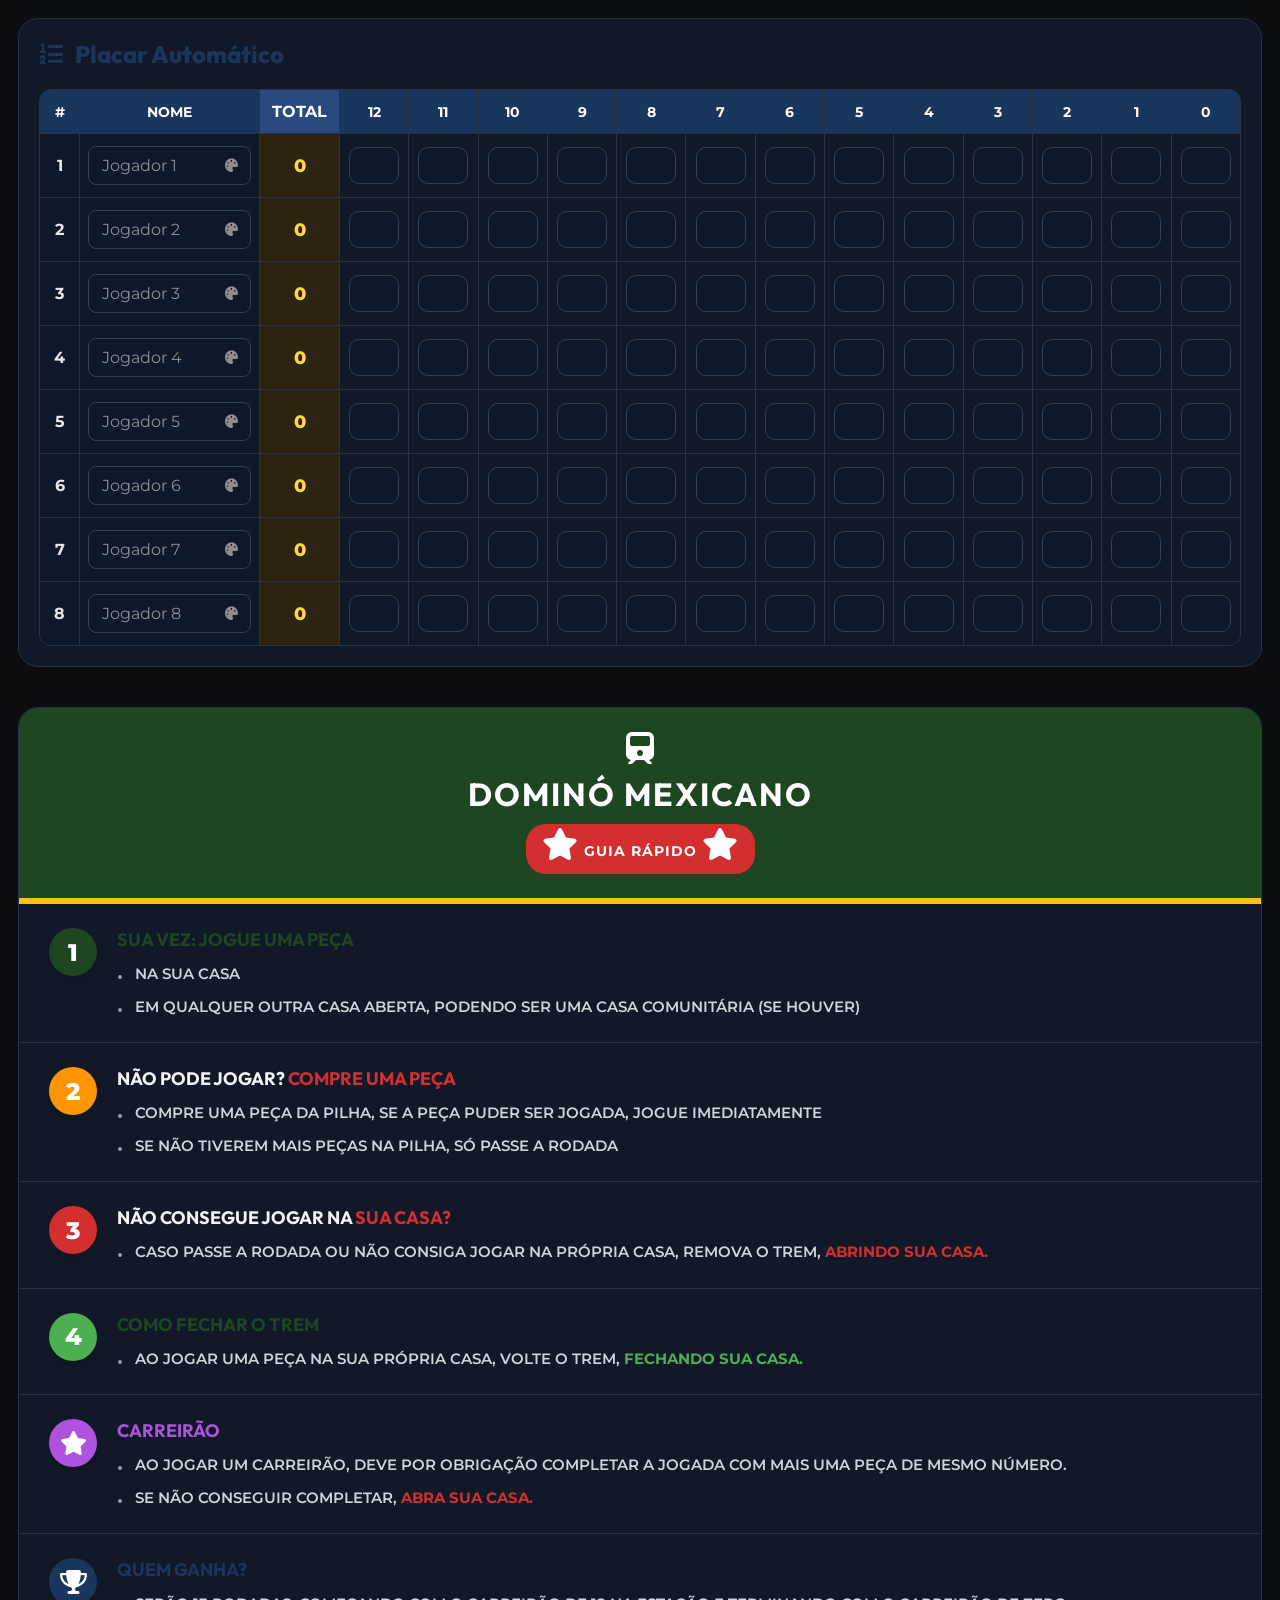
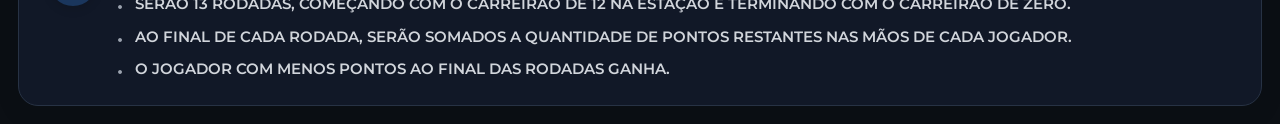
<file: domino_mex/index.html>
<!DOCTYPE html>
<html lang="pt-BR">
<head>
<meta charset="UTF-8">
<meta name="viewport" content="width=device-width, initial-scale=1.0, maximum-scale=1.0, user-scalable=no">
<title>Placar Dominó Mexicano</title>
<link rel="preconnect" href="https://fonts.googleapis.com">
<link href="https://fonts.googleapis.com/css2?family=Montserrat:wght@400;600;700;800&family=Outfit:wght@400;600;700&display=swap" rel="stylesheet">
<link rel="stylesheet" href="https://cdnjs.cloudflare.com/ajax/libs/font-awesome/6.5.1/css/all.min.css">
<style>
  :root {
    --bg-color: #0B0F14;
    --card-bg: #111827;
    --text-main: #F3F4F6;
    --text-muted: #9CA3AF;
    --border-color: #273244;
    --header-bg: #1A365D;
    --header-text: #FFFFFF;
    
    --green-dark: #1E4620;
    --green-light: #4CAF50;
    --red-alert: #D32F2F;
    --gold: #FFC107;
    
    /* Player Colors */
    --p-verde: #34C759;
    --p-laranja: #FF9500;
    --p-vermelho: #FF3B30;
    --p-marrom: #A2845E;
    --p-branco: #FFFFFF;
    --p-roxo: #AF52DE;
  }

  * { box-sizing: border-box; margin: 0; padding: 0; }

  body {
    font-family: -apple-system, BlinkMacSystemFont, "Montserrat", sans-serif;
    background-color: var(--bg-color);
    color: var(--text-main);
    -webkit-font-smoothing: antialiased;
    padding: 20px;
    padding-bottom: 60px;
  }

  h1, h2, h3 { font-family: 'Outfit', sans-serif; }

  .container {
    max-width: 1200px;
    margin: 0 auto;
    display: flex;
    flex-direction: column;
    gap: 40px;
  }

  /* ================= PLACAR ================= */
  .scoreboard-section {
    background: var(--card-bg);
    border-radius: 20px;
    box-shadow: 0 8px 30px rgba(0,0,0,0.06);
    padding: 20px;
    overflow: hidden;
  }

  .scoreboard-header {
    display: flex;
    align-items: center;
    gap: 12px;
    margin-bottom: 20px;
  }
  .scoreboard-header i { font-size: 24px; color: var(--header-bg); }
  .scoreboard-header h1 { font-size: 24px; color: var(--header-bg); font-weight: 800; }

  .table-wrapper {
    overflow-x: auto;
    -webkit-overflow-scrolling: touch;
    border-radius: 12px;
    border: 1px solid var(--border-color);
  }

  table {
    width: 100%;
    border-collapse: separate;
    border-spacing: 0;
    min-width: 900px;
  }

  th, td {
    padding: 12px 8px;
    text-align: center;
    border-bottom: 1px solid var(--border-color);
    border-right: 1px solid var(--border-color);
    background: var(--card-bg);
  }
  th:last-child, td:last-child { border-right: none; }
  tr:last-child td { border-bottom: none; }

  th {
    background: var(--header-bg);
    color: var(--header-text);
    font-size: 14px;
    font-weight: 700;
    white-space: nowrap;
    position: sticky;
    top: 0;
    z-index: 10;
  }

  /* Sticky Columns */
  .col-rank { width: 40px; position: sticky; left: 0; z-index: 20; background: var(--header-bg); color: var(--header-text); font-weight: bold; }
  .col-name { width: 180px; position: sticky; left: 40px; z-index: 20; background: var(--header-bg); color: var(--header-text); }
  .col-total { width: 80px; position: sticky; left: 220px; z-index: 20; background: #2A4A7F; color: #FFF; font-size: 16px; }

  /* Body overrides for sticky */
  tbody .col-rank { background: var(--card-bg); color: var(--text-muted); z-index: 5; }
  tbody .col-name { background: var(--card-bg); z-index: 5; text-align: left; position: sticky; }
  tbody .col-total { background: #FFF9E6; color: #B78A00; font-weight: 800; font-size: 18px; z-index: 5; }

  /* Inputs */
  input {
    width: 100%;
    border: 1px solid transparent;
    background: transparent;
    font-family: inherit;
    font-size: 16px;
    text-align: center;
    padding: 8px 4px;
    border-radius: 6px;
    color: var(--text-main);
    transition: all 0.2s;
  }
  input:focus {
    outline: none;
    border-color: var(--header-bg);
    background: #F4F8FF;
  }
  
  input.score-input { font-weight: 600; width: 50px; }
  
  /* Name Input & Color Picker */
  .name-wrapper {
    display: flex;
    align-items: center;
    gap: 8px;
    position: relative;
    background: #1C1C1E; /* Dark background to show light colors */
    padding: 4px 8px;
    border-radius: 8px;
  }
  .name-wrapper input {
    text-align: left;
    font-weight: 700;
    color: #FFFFFF; /* Default */
    padding: 4px;
  }
  .name-wrapper input::placeholder { color: #8E8E93; font-weight: 400; }
  
  .color-btn {
    background: none;
    border: none;
    color: #8E8E93;
    cursor: pointer;
    padding: 4px;
    border-radius: 50%;
    transition: 0.2s;
  }
  .color-btn:hover { color: #FFF; background: rgba(255,255,255,0.1); }

  .color-popup {
    display: none;
    position: absolute;
    top: 100%;
    left: 0;
    background: #FFFFFF;
    border: 1px solid var(--border-color);
    border-radius: 12px;
    padding: 10px;
    box-shadow: 0 10px 25px rgba(0,0,0,0.15);
    z-index: 100;
    gap: 8px;
    grid-template-columns: repeat(3, 1fr);
  }
  .color-popup.active { display: grid; }
  
  .color-swatch {
    width: 24px; height: 24px;
    border-radius: 50%;
    cursor: pointer;
    border: 2px solid transparent;
    transition: transform 0.2s;
  }
  .color-swatch:hover { transform: scale(1.2); }
  .color-swatch.c-verde { background: var(--p-verde); }
  .color-swatch.c-laranja { background: var(--p-laranja); }
  .color-swatch.c-vermelho { background: var(--p-vermelho); }
  .color-swatch.c-marrom { background: var(--p-marrom); }
  .color-swatch.c-branco { background: var(--p-branco); border-color: #E5E5EA; }
  .color-swatch.c-roxo { background: var(--p-roxo); }

  /* ================= REGRAS ================= */
  .rules-section {
    background: var(--card-bg);
    border-radius: 20px;
    box-shadow: 0 8px 30px rgba(0,0,0,0.06);
    padding: 0;
    overflow: hidden;
  }

  .rules-header {
    background: var(--green-dark);
    color: #FFF;
    text-align: center;
    padding: 24px 20px;
    border-bottom: 6px solid var(--gold);
    position: relative;
  }
  .rules-header i { font-size: 32px; margin-bottom: 10px; }
  .rules-header h2 {
    font-size: clamp(22px, 4vw, 32px);
    letter-spacing: 2px;
    text-transform: uppercase;
  }
  .rules-header .badge {
    background: var(--red-alert);
    color: #FFF;
    display: inline-block;
    padding: 4px 16px;
    border-radius: 20px;
    font-size: 14px;
    font-weight: 700;
    margin-top: 10px;
    letter-spacing: 1px;
  }

  .rules-list {
    display: flex;
    flex-direction: column;
  }

  .rule-item {
    display: flex;
    padding: 24px 30px;
    border-bottom: 1px solid var(--border-color);
    gap: 20px;
    align-items: flex-start;
  }
  .rule-item:last-child { border-bottom: none; }

  .rule-icon {
    flex-shrink: 0;
    width: 48px;
    height: 48px;
    border-radius: 50%;
    display: flex;
    align-items: center;
    justify-content: center;
    font-size: 24px;
    font-weight: 800;
    color: #FFF;
    box-shadow: 0 4px 10px rgba(0,0,0,0.1);
  }
  .bg-green { background: var(--green-dark); }
  .bg-orange { background: var(--p-laranja); }
  .bg-red { background: var(--red-alert); }
  .bg-blue { background: var(--header-bg); }
  .bg-purple { background: var(--p-roxo); }

  .rule-content h3 {
    font-size: 18px;
    color: var(--text-main);
    margin-bottom: 12px;
    text-transform: uppercase;
  }
  .rule-content h3 .highlight { color: var(--red-alert); }
  .rule-content ul {
    list-style: none;
    display: flex;
    flex-direction: column;
    gap: 10px;
  }
  .rule-content li {
    position: relative;
    padding-left: 18px;
    font-size: 15px;
    line-height: 1.5;
    font-weight: 600;
    color: #3A3A3C;
  }
  .rule-content li::before {
    content: "•";
    position: absolute;
    left: 0;
    top: 0;
    color: var(--text-muted);
    font-size: 18px;
  }
  .rule-content strong.red { color: var(--red-alert); }
  .rule-content strong.green { color: var(--green-light); }

  /* Responsive */
  @media (max-width: 768px) {
    body { padding: 10px; }
    .col-name { width: 140px; left: 30px; }
    .col-rank { width: 30px; }
    .col-total { left: 170px; width: 60px; font-size: 14px; }
    tbody .col-total { font-size: 16px; }
    .rule-item { flex-direction: column; padding: 20px; gap: 12px; }
  }

body{
 background:#0B0F14 !important;
 padding:0 !important;
 color:#F3F4F6 !important;
}
.container{
 width:100% !important;
 max-width:none !important;
 padding:18px;
}
.scoreboard-section,.rules-section{
 background:#111827 !important;
 border:1px solid #273244;
}
td{ background:#111827 !important; color:#E5E7EB !important; }
tbody .col-rank, tbody .col-name{ background:#0F172A !important; }
tbody .col-total{ background:#2D2410 !important; color:#FFD54A !important; }

input.score-input{
 appearance:textfield;
 -moz-appearance:textfield;
 background:#0F172A !important;
 color:white !important;
 border:1px solid #334155 !important;
 border-radius:10px;
}
input[type=number]::-webkit-inner-spin-button,
input[type=number]::-webkit-outer-spin-button{
 -webkit-appearance:none;
 margin:0;
}

.name-wrapper{
 background:#0F172A !important;
 border:1px solid #334155;
}

.color-popup{
 display:none;
 position:fixed !important;
 top:50% !important;
 left:50% !important;
 transform:translate(-50%,-50%) !important;
 background:#111827 !important;
 border:1px solid #334155 !important;
 border-radius:18px !important;
 padding:16px !important;
 grid-template-columns:repeat(3,1fr) !important;
 gap:14px !important;
 z-index:99999 !important;
 box-shadow:0 30px 80px rgba(0,0,0,.7) !important;
}

.color-swatch{
 width:42px !important;
 height:42px !important;
 border-radius:50% !important;
 border:3px solid rgba(255,255,255,.2) !important;
}

.color-swatch:hover{
 transform:scale(1.15);
 border-color:#fff !important;
}

.rule-content li{
 color:#D1D5DB !important;
}

</style>
</head>
<body>

<div class="container">
  
  <!-- Scoreboard -->
  <div class="scoreboard-section">
    <div class="scoreboard-header">
      <i class="fa-solid fa-list-ol"></i>
      <h1>Placar Automático</h1>
    </div>
    
    <div class="table-wrapper">
      <table>
        <thead>
          <tr>
            <th class="col-rank">#</th>
            <th class="col-name">NOME</th>
            <th class="col-total">TOTAL</th>
            <th>12</th><th>11</th><th>10</th><th>9</th><th>8</th><th>7</th><th>6</th><th>5</th><th>4</th><th>3</th><th>2</th><th>1</th><th>0</th>
          </tr>
        </thead>
        <tbody id="scoreboard-body">
          <!-- Rows geradas via JS -->
        </tbody>
      </table>
    </div>
  </div>

  <!-- Regras -->
  <div class="rules-section">
    <div class="rules-header">
      <i class="fa-solid fa-train"></i>
      <h2>Dominó Mexicano</h2>
      <div class="badge"><i class="fa-solid fa-star"></i> GUIA RÁPIDO <i class="fa-solid fa-star"></i></div>
    </div>

    <div class="rules-list">
      
      <div class="rule-item">
        <div class="rule-icon bg-green">1</div>
        <div class="rule-content">
          <h3 style="color: var(--green-dark);">SUA VEZ: JOGUE UMA PEÇA</h3>
          <ul>
            <li>NA SUA CASA</li>
            <li>EM QUALQUER OUTRA CASA ABERTA, PODENDO SER UMA CASA COMUNITÁRIA (SE HOUVER)</li>
          </ul>
        </div>
      </div>

      <div class="rule-item">
        <div class="rule-icon bg-orange">2</div>
        <div class="rule-content">
          <h3>NÃO PODE JOGAR? <span class="highlight">COMPRE UMA PEÇA</span></h3>
          <ul>
            <li>COMPRE UMA PEÇA DA PILHA, SE A PEÇA PUDER SER JOGADA, JOGUE IMEDIATAMENTE</li>
            <li>SE NÃO TIVEREM MAIS PEÇAS NA PILHA, SÓ PASSE A RODADA</li>
          </ul>
        </div>
      </div>

      <div class="rule-item">
        <div class="rule-icon bg-red">3</div>
        <div class="rule-content">
          <h3>NÃO CONSEGUE JOGAR NA <span class="highlight">SUA CASA?</span></h3>
          <ul>
            <li>CASO PASSE A RODADA OU NÃO CONSIGA JOGAR NA PRÓPRIA CASA, REMOVA O TREM, <strong class="red">ABRINDO SUA CASA.</strong></li>
          </ul>
        </div>
      </div>

      <div class="rule-item">
        <div class="rule-icon bg-green" style="background: var(--green-light);">4</div>
        <div class="rule-content">
          <h3 style="color: var(--green-dark);">COMO FECHAR O TREM</h3>
          <ul>
            <li>AO JOGAR UMA PEÇA NA SUA PRÓPRIA CASA, VOLTE O TREM, <strong class="green">FECHANDO SUA CASA.</strong></li>
          </ul>
        </div>
      </div>

      <div class="rule-item">
        <div class="rule-icon bg-purple"><i class="fa-solid fa-star"></i></div>
        <div class="rule-content">
          <h3 style="color: var(--p-roxo);">CARREIRÃO</h3>
          <ul>
            <li>AO JOGAR UM CARREIRÃO, DEVE POR OBRIGAÇÃO COMPLETAR A JOGADA COM MAIS UMA PEÇA DE MESMO NÚMERO.</li>
            <li>SE NÃO CONSEGUIR COMPLETAR, <strong class="red">ABRA SUA CASA.</strong></li>
          </ul>
        </div>
      </div>

      <div class="rule-item">
        <div class="rule-icon bg-blue"><i class="fa-solid fa-trophy"></i></div>
        <div class="rule-content">
          <h3 style="color: var(--header-bg);">QUEM GANHA?</h3>
          <ul>
            <li>SERÃO 13 RODADAS, COMEÇANDO COM O CARREIRÃO DE 12 NA ESTAÇÃO E TERMINANDO COM O CARREIRÃO DE ZERO.</li>
            <li>AO FINAL DE CADA RODADA, SERÃO SOMADOS A QUANTIDADE DE PONTOS RESTANTES NAS MÃOS DE CADA JOGADOR.</li>
            <li>O JOGADOR COM MENOS PONTOS AO FINAL DAS RODADAS GANHA.</li>
          </ul>
        </div>
      </div>

    </div>
  </div>

</div>

<script>
  document.addEventListener('DOMContentLoaded', () => {
    const tbody = document.getElementById('scoreboard-body');
    const numPlayers = 8;
    const numRounds = 13;
    let rowsData = [];

    // Colors mapping
    const colorMap = {
      'verde': 'var(--p-verde)',
      'laranja': 'var(--p-laranja)',
      'vermelho': 'var(--p-vermelho)',
      'marrom': 'var(--p-marrom)',
      'branco': 'var(--p-branco)',
      'roxo': 'var(--p-roxo)'
    };

    // Initialize DOM rows
    for (let i = 0; i < numPlayers; i++) {
      const tr = document.createElement('tr');
      
      // Rank
      const tdRank = document.createElement('td');
      tdRank.className = 'col-rank';
      tdRank.textContent = i + 1;
      tr.appendChild(tdRank);

      // Name & Color Picker
      const tdName = document.createElement('td');
      tdName.className = 'col-name';
      
      const nameWrap = document.createElement('div');
      nameWrap.className = 'name-wrapper';
      
      const inpName = document.createElement('input');
      inpName.type = 'text';
      inpName.placeholder = `Jogador ${i + 1}`;
      
      const btnColor = document.createElement('button');
      btnColor.className = 'color-btn';
      btnColor.innerHTML = '<i class="fa-solid fa-palette"></i>';
      
      const colorPopup = document.createElement('div');
      colorPopup.className = 'color-popup';
      
      // Add swatches
      Object.entries(colorMap).forEach(([name, hex]) => {
        const swatch = document.createElement('div');
        swatch.className = `color-swatch c-${name}`;
        swatch.dataset.color = hex;
        swatch.addEventListener('click', (e) => {
          e.stopPropagation();
          inpName.style.color = hex;
          colorPopup.classList.remove('active');
        });
        colorPopup.appendChild(swatch);
      });

      btnColor.addEventListener('click', (e) => {
        e.stopPropagation();
        // Close others
        document.querySelectorAll('.color-popup').forEach(p => {
          if(p !== colorPopup) p.classList.remove('active');
        });
        colorPopup.classList.toggle('active');
      });

      nameWrap.appendChild(inpName);
      nameWrap.appendChild(btnColor);
      nameWrap.appendChild(colorPopup);
      tdName.appendChild(nameWrap);
      tr.appendChild(tdName);

      // Total
      const tdTotal = document.createElement('td');
      tdTotal.className = 'col-total';
      tdTotal.textContent = '0';
      tr.appendChild(tdTotal);

      // Rounds
      for (let j = 0; j < numRounds; j++) {
        const tdScore = document.createElement('td');
        const inpScore = document.createElement('input');
        inpScore.type = 'number';
        inpScore.min = '0';
        inpScore.className = 'score-input';
        inpScore.addEventListener('keydown',(e)=>{
      if(e.key==='Enter'){ updateAndSort(); e.target.blur(); }
    });
    inpScore.addEventListener('blur', updateAndSort);
        tdScore.appendChild(inpScore);
        tr.appendChild(tdScore);
      }

      rowsData.push({ tr, total: 0 });
      tbody.appendChild(tr);
    }

    // Close popups on outside click
    document.addEventListener('click', () => {
      document.querySelectorAll('.color-popup').forEach(p => p.classList.remove('active'));
    });

    function updateAndSort() {
      // Calculate totals
      rowsData.forEach(row => {
        let sum = 0;
        let hasValue = false;
        const inputs = row.tr.querySelectorAll('.score-input');
        inputs.forEach(inp => {
          const val = parseInt(inp.value);
          if (!isNaN(val)) {
            sum += val;
            hasValue = true;
          }
        });
        
        // If row has no scores, push to bottom by giving it Infinity total
        row.total = hasValue ? sum : Infinity;
        row.tr.querySelector('.col-total').textContent = hasValue ? sum : '0';
      });

      // Sort array
      rowsData.sort((a, b) => a.total - b.total);

      // Re-append in correct order (does not destroy DOM, maintains focus)
      rowsData.forEach((row, index) => {
        row.tr.querySelector('.col-rank').textContent = index + 1;
        tbody.appendChild(row.tr);
      });
    }
  });
</script>

</body>
</html>
</file>
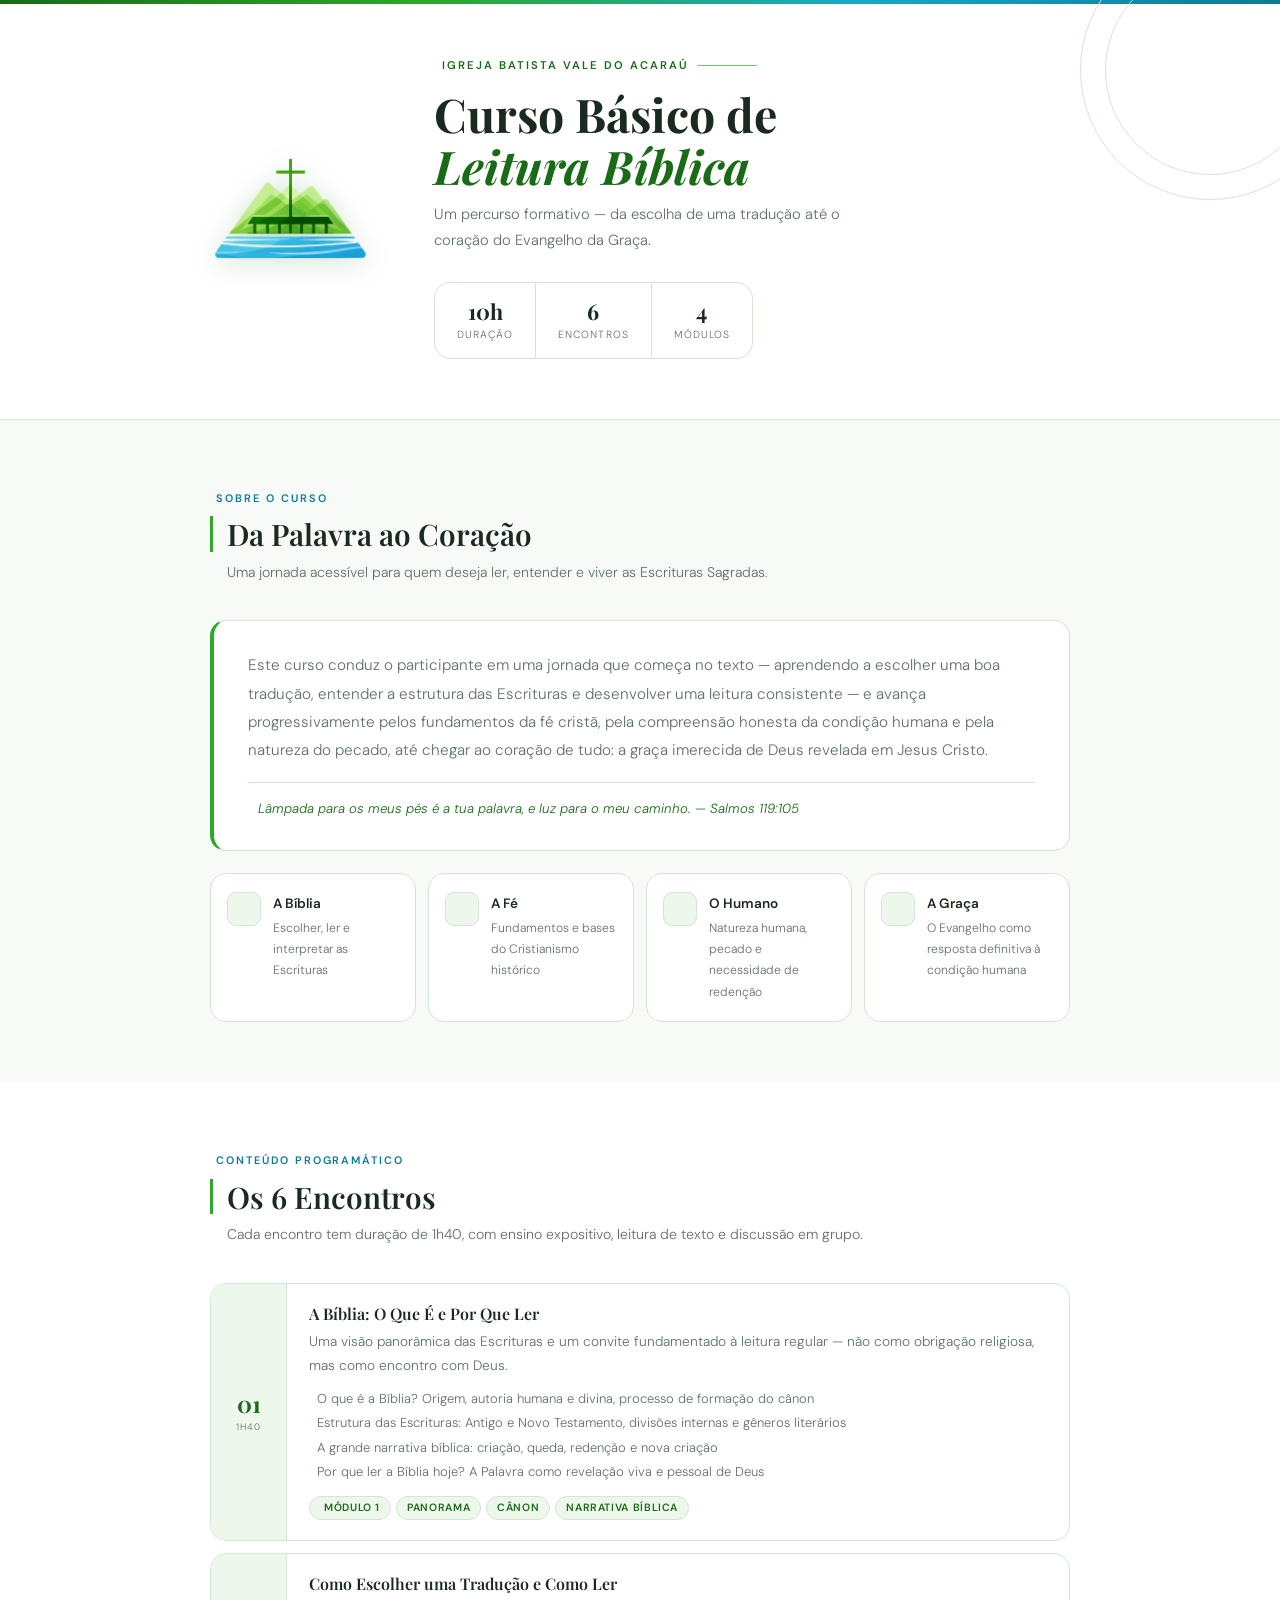
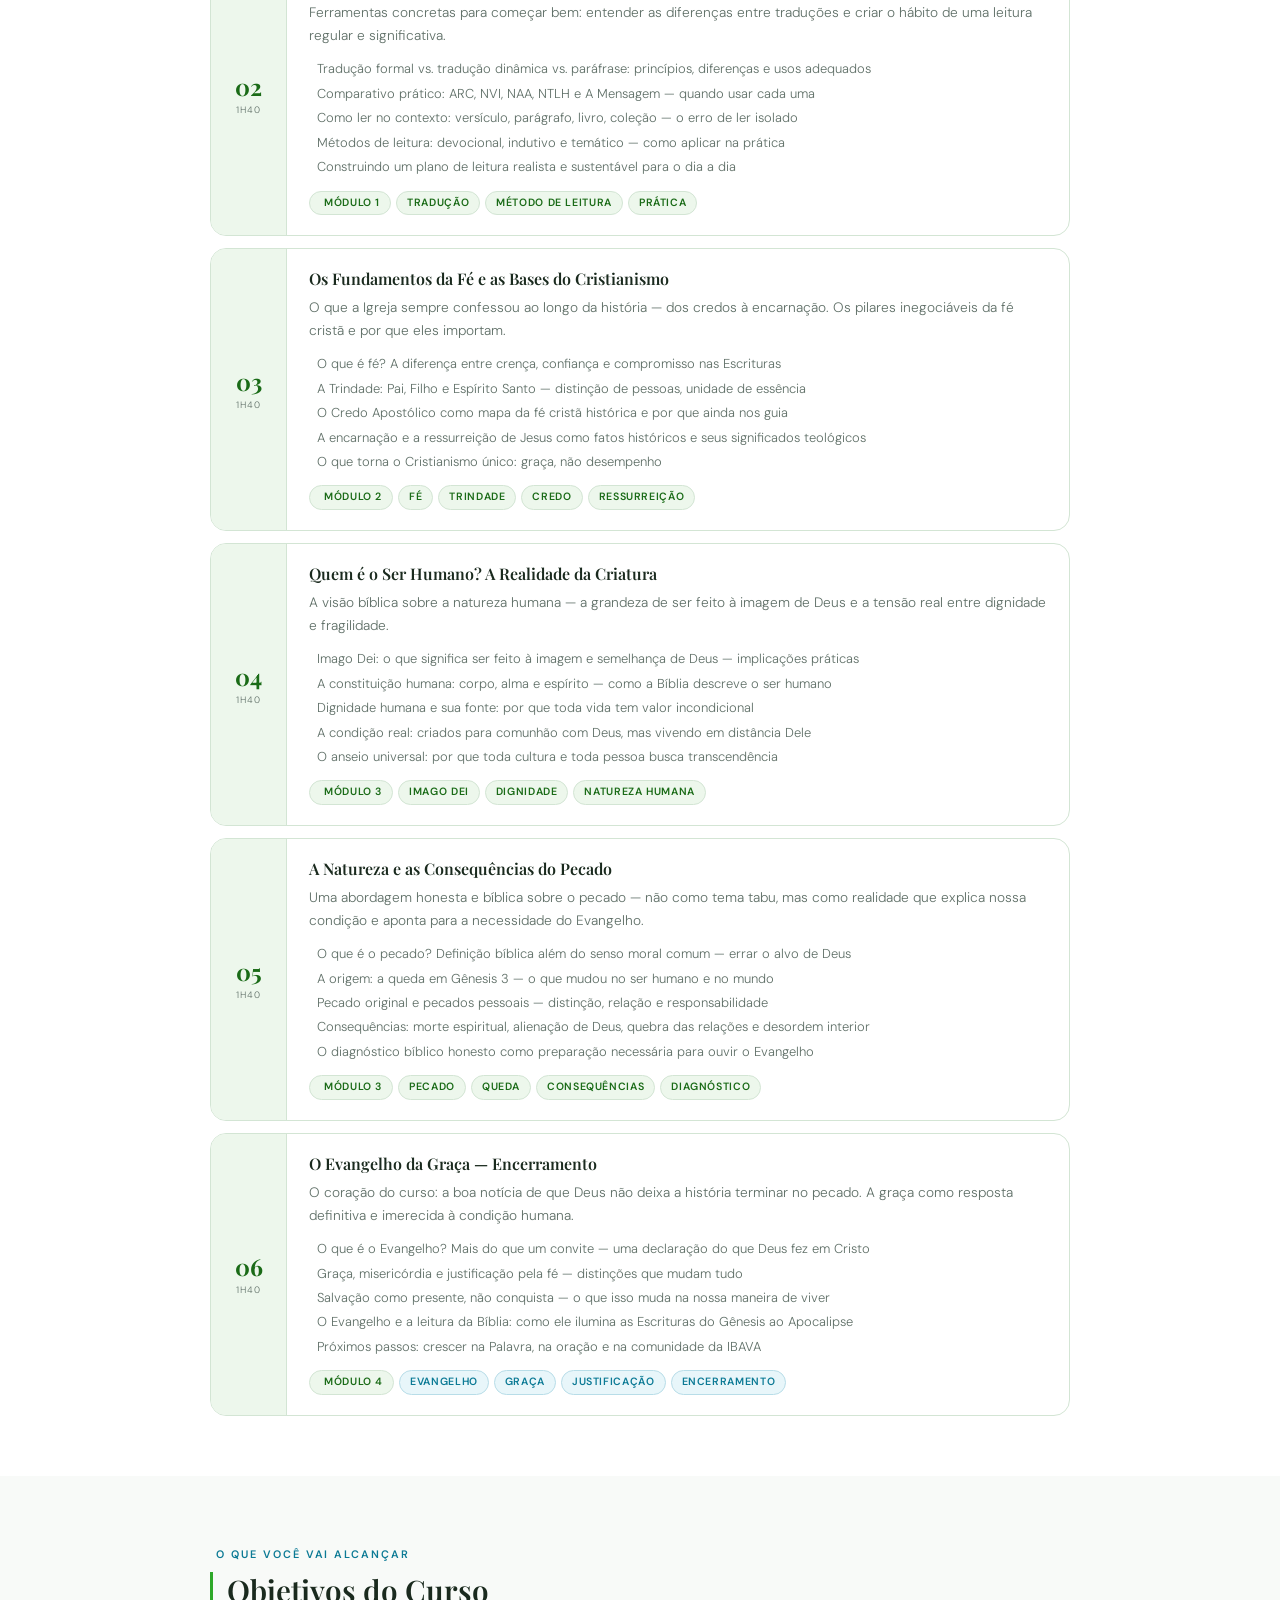
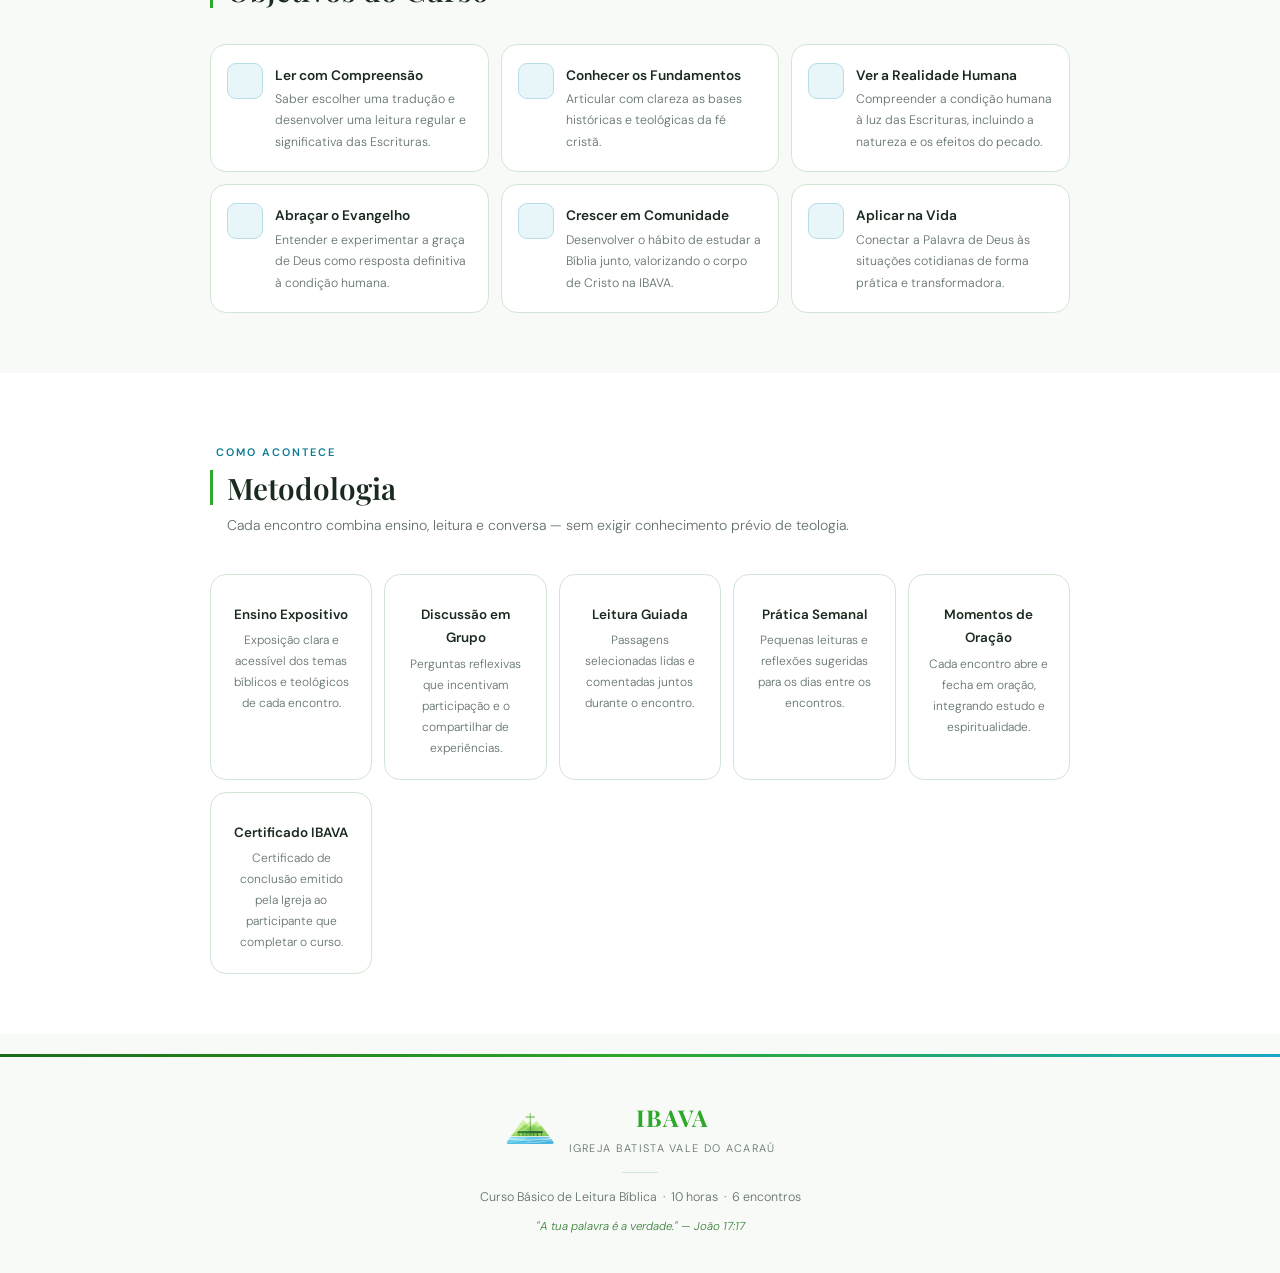
<file: Ibava-Curso/index.html>
<!DOCTYPE html>
<html lang="pt-BR">

<head>
  <meta charset="UTF-8">
  <meta name="viewport" content="width=device-width, initial-scale=1.0">
  <title>Curso Básico de Leitura Bíblica — IBAVA</title>
  <link rel="preconnect" href="https://fonts.googleapis.com">
  <link rel="preconnect" href="https://fonts.gstatic.com" crossorigin>
  <link
    href="https://fonts.googleapis.com/css2?family=Playfair+Display:ital,wght@0,400;0,600;0,700;1,400;1,600&family=DM+Sans:wght@300;400;500;600&display=swap"
    rel="stylesheet">
  <link rel="stylesheet" href="https://cdn-uicons.flaticon.com/2.6.0/uicons-solid-rounded/css/uicons-solid-rounded.css">
  <link rel="stylesheet"
    href="https://cdn-uicons.flaticon.com/2.6.0/uicons-regular-rounded/css/uicons-regular-rounded.css">

  <style>
    :root {
      --green: #2EA82A;
      --green-dk: #1A6B17;
      --green-lt: #6FCA6B;
      --green-pale: #EDF7EC;
      --blue: #18A8C8;
      --blue-dk: #0C7A95;
      --blue-pale: #E8F6FA;
      --ink: #1A2A1E;
      --muted: #607068;
      --border: #D3E5D4;
      --bg: #F8FAF8;
      --white: #FFFFFF;
      --r: 16px;
      --r-lg: 24px;
    }

    *,
    *::before,
    *::after {
      box-sizing: border-box;
      margin: 0;
      padding: 0;
    }

    body {
      background: var(--bg);
      color: var(--ink);
      font-family: 'DM Sans', sans-serif;
      font-weight: 300;
      line-height: 1.75;
    }

    /* ─── HERO ────────────────────────────────────────────────── */
    .hero {
      background: var(--white);
      border-bottom: 1px solid var(--border);
      padding: 56px 24px 60px;
      position: relative;
      overflow: hidden;
    }

    .hero::before {
      content: '';
      position: absolute;
      top: 0;
      left: 0;
      right: 0;
      height: 4px;
      background: linear-gradient(90deg, var(--green-dk), var(--green), var(--blue), var(--blue-dk));
    }

    .hero-deco {
      position: absolute;
      right: -60px;
      top: -60px;
      width: 260px;
      height: 260px;
      border: 1px solid var(--border);
      border-radius: 50%;
      pointer-events: none;
    }

    .hero-deco::after {
      content: '';
      position: absolute;
      inset: 24px;
      border: 1px solid var(--border);
      border-radius: 50%;
    }

    .hero-inner {
      max-width: 860px;
      margin: 0 auto;
      display: grid;
      grid-template-columns: 180px 1fr;
      gap: 44px;
      align-items: center;
      position: relative;
    }

    .hero-logo {
      width: 160px;
      filter: drop-shadow(0 4px 14px rgba(30, 107, 23, .2));
    }

    .hero-eyebrow {
      display: flex;
      align-items: center;
      gap: 8px;
      font-size: .7rem;
      font-weight: 600;
      letter-spacing: .18em;
      text-transform: uppercase;
      color: var(--green-dk);
      margin-bottom: 12px;
    }

    .hero-eyebrow::after {
      content: '';
      width: 60px;
      height: 1px;
      background: var(--green-lt);
    }

    .hero-eyebrow i {
      font-size: .8rem;
    }

    .hero h1 {
      font-family: 'Playfair Display', serif;
      font-size: clamp(1.8rem, 4vw, 2.9rem);
      font-weight: 700;
      color: var(--ink);
      line-height: 1.13;
      margin-bottom: 10px;
    }

    .hero h1 em {
      font-style: italic;
      color: var(--green-dk);
    }

    .hero-desc {
      font-size: .92rem;
      color: var(--muted);
      margin-bottom: 28px;
      max-width: 460px;
    }

    .hero-stats {
      display: inline-flex;
      border: 1px solid var(--border);
      border-radius: var(--r);
      overflow: hidden;
    }

    .stat {
      padding: 14px 22px;
      border-right: 1px solid var(--border);
      text-align: center;
      min-width: 96px;
    }

    .stat:last-child {
      border-right: none;
    }

    .stat i {
      font-size: 1rem;
      color: var(--green);
      display: block;
      margin-bottom: 4px;
    }

    .stat-num {
      font-family: 'Playfair Display', serif;
      font-size: 1.35rem;
      font-weight: 700;
      color: var(--ink);
      line-height: 1;
    }

    .stat-label {
      font-size: .65rem;
      color: var(--muted);
      text-transform: uppercase;
      letter-spacing: .1em;
      margin-top: 3px;
    }

    /* ─── LAYOUT ─────────────────────────────────────────────── */
    .container {
      max-width: 900px;
      margin: 0 auto;
      padding: 0 20px;
    }

    section {
      padding: 60px 0;
    }

    section.alt {
      background: var(--white);
    }

    /* ─── SECTION HEAD ───────────────────────────────────────── */
    .section-head {
      margin-bottom: 36px;
    }

    .section-label {
      display: inline-flex;
      align-items: center;
      gap: 6px;
      font-size: .68rem;
      font-weight: 600;
      letter-spacing: .18em;
      text-transform: uppercase;
      color: var(--blue-dk);
      margin-bottom: 8px;
    }

    .section-label i {
      font-size: .8rem;
      color: var(--blue);
    }

    .section-head h2 {
      font-family: 'Playfair Display', serif;
      font-size: clamp(1.4rem, 2.5vw, 1.85rem);
      font-weight: 600;
      color: var(--ink);
      line-height: 1.2;
      border-left: 3px solid var(--green);
      padding-left: 14px;
    }

    .section-head p {
      color: var(--muted);
      margin-top: 8px;
      padding-left: 17px;
      font-size: .88rem;
    }

    /* ─── DESC BOX ───────────────────────────────────────────── */
    .desc-box {
      background: var(--white);
      border: 1px solid var(--border);
      border-left: 4px solid var(--green);
      border-radius: var(--r);
      padding: 30px 34px;
    }

    .desc-box p {
      font-size: .95rem;
      color: var(--muted);
      line-height: 1.85;
    }

    .verse {
      margin-top: 18px;
      padding-top: 14px;
      border-top: 1px solid var(--border);
      display: flex;
      align-items: flex-start;
      gap: 10px;
      font-size: .83rem;
      color: var(--green-dk);
      font-style: italic;
    }

    .verse i {
      flex-shrink: 0;
      margin-top: 2px;
      color: var(--green);
    }

    /* ─── OVERVIEW ───────────────────────────────────────────── */
    .overview-grid {
      display: grid;
      grid-template-columns: repeat(auto-fit, minmax(190px, 1fr));
      gap: 12px;
      margin-top: 22px;
    }

    .ov-card {
      background: var(--white);
      border: 1px solid var(--border);
      border-radius: var(--r);
      padding: 18px 16px;
      display: flex;
      gap: 12px;
      align-items: flex-start;
    }

    .ov-icon {
      width: 34px;
      height: 34px;
      border-radius: 9px;
      background: var(--green-pale);
      border: 1px solid var(--border);
      display: flex;
      align-items: center;
      justify-content: center;
      flex-shrink: 0;
    }

    .ov-icon i {
      color: var(--green-dk);
      font-size: .88rem;
    }

    .ov-card h3 {
      font-size: .85rem;
      font-weight: 600;
      color: var(--ink);
      margin-bottom: 2px;
    }

    .ov-card p {
      font-size: .76rem;
      color: var(--muted);
    }

    /* ─── SESSIONS ───────────────────────────────────────────── */
    .sessions {
      display: flex;
      flex-direction: column;
      gap: 12px;
    }

    .session-card {
      background: var(--white);
      border: 1px solid var(--border);
      border-radius: var(--r);
      overflow: hidden;
      display: grid;
      grid-template-columns: 76px 1fr;
      transition: box-shadow .2s, border-color .2s;
    }

    .session-card:hover {
      box-shadow: 0 6px 22px rgba(30, 107, 23, .09);
      border-color: var(--green-lt);
    }

    .session-num {
      background: var(--green-pale);
      border-right: 1px solid var(--border);
      display: flex;
      flex-direction: column;
      align-items: center;
      justify-content: center;
      gap: 4px;
      padding: 16px 8px;
    }

    .session-num i {
      font-size: .95rem;
      color: var(--green-dk);
    }

    .session-num span {
      font-family: 'Playfair Display', serif;
      font-size: 1.45rem;
      font-weight: 700;
      color: var(--green-dk);
      line-height: 1;
    }

    .session-num small {
      font-size: .58rem;
      text-transform: uppercase;
      letter-spacing: .1em;
      color: var(--muted);
    }

    .session-body {
      padding: 20px 22px;
    }

    .session-body h3 {
      font-family: 'Playfair Display', serif;
      font-size: 1rem;
      font-weight: 600;
      color: var(--ink);
      margin-bottom: 6px;
      line-height: 1.3;
    }

    .session-body>p {
      font-size: .855rem;
      color: var(--muted);
      margin-bottom: 12px;
      line-height: 1.7;
    }

    .topics {
      list-style: none;
      display: flex;
      flex-direction: column;
      gap: 5px;
      margin-bottom: 14px;
    }

    .topics li {
      display: flex;
      align-items: flex-start;
      gap: 8px;
      font-size: .81rem;
      color: var(--muted);
      line-height: 1.5;
    }

    .topics li i {
      color: var(--green);
      font-size: .65rem;
      margin-top: 5px;
      flex-shrink: 0;
    }

    .session-tags {
      display: flex;
      flex-wrap: wrap;
      gap: 5px;
    }

    .tag {
      background: var(--green-pale);
      border: 1px solid var(--border);
      border-radius: 100px;
      padding: 2px 10px;
      font-size: .66rem;
      color: var(--green-dk);
      font-weight: 600;
      letter-spacing: .06em;
      text-transform: uppercase;
      display: inline-flex;
      align-items: center;
      gap: 4px;
    }

    .tag.blue {
      background: var(--blue-pale);
      border-color: #B8DDE8;
      color: var(--blue-dk);
    }

    .tag i {
      font-size: .62rem;
    }

    /* ─── OBJECTIVES ─────────────────────────────────────────── */
    .obj-grid {
      display: grid;
      grid-template-columns: repeat(auto-fit, minmax(255px, 1fr));
      gap: 12px;
    }

    .obj-card {
      background: var(--white);
      border: 1px solid var(--border);
      border-radius: var(--r);
      padding: 18px 16px;
      display: flex;
      gap: 12px;
      align-items: flex-start;
    }

    .obj-icon {
      width: 36px;
      height: 36px;
      border-radius: 9px;
      background: var(--blue-pale);
      border: 1px solid #B8DDE8;
      display: flex;
      align-items: center;
      justify-content: center;
      flex-shrink: 0;
    }

    .obj-icon i {
      color: var(--blue-dk);
      font-size: .9rem;
    }

    .obj-card h4 {
      font-size: .86rem;
      font-weight: 600;
      color: var(--ink);
      margin-bottom: 2px;
    }

    .obj-card p {
      font-size: .77rem;
      color: var(--muted);
    }

    /* ─── METHODOLOGY ────────────────────────────────────────── */
    .method-grid {
      display: grid;
      grid-template-columns: repeat(auto-fit, minmax(160px, 1fr));
      gap: 12px;
    }

    .method-card {
      background: var(--white);
      border: 1px solid var(--border);
      border-radius: var(--r);
      padding: 20px 16px;
      text-align: center;
    }

    .method-card i {
      font-size: 1.3rem;
      color: var(--blue);
      display: block;
      margin-bottom: 8px;
    }

    .method-card h4 {
      font-size: .84rem;
      font-weight: 600;
      color: var(--ink);
      margin-bottom: 4px;
    }

    .method-card p {
      font-size: .75rem;
      color: var(--muted);
    }

    /* ─── FOOTER ─────────────────────────────────────────────── */
    footer {
      background: transparent;
      color: var(--muted);
      padding: 44px 24px 36px;
      text-align: center;
      margin-top: 20px;
      position: relative;
    }

    footer::before {
      content: '';
      position: absolute;
      top: 0;
      left: 0;
      right: 0;
      height: 3px;
      background: linear-gradient(90deg, var(--green-dk), var(--green), var(--blue));
    }

    .footer-inner {
      display: flex;
      align-items: center;
      justify-content: center;
      gap: 14px;
      margin-bottom: 14px;
    }

    footer img.footer-logo {
      width: 50px;
      opacity: .8;
    }

    footer .brand {
      font-family: 'Playfair Display', serif;
      font-size: 1.45rem;
      font-weight: 700;
      color: var(--ink);
      letter-spacing: .05em;
    }

    footer .brand span {
      color: var(--green);
    }

    footer .brand small {
      display: block;
      font-size: .68rem;
      letter-spacing: .12em;
      text-transform: uppercase;
      color: var(--muted);
      font-family: 'DM Sans', sans-serif;
      font-weight: 300;
    }

    .footer-divider {
      width: 36px;
      height: 1px;
      background: var(--border);
      margin: 14px auto;
    }

    footer p {
      font-size: .78rem;
    }

    footer .verse-footer {
      margin-top: 8px;
      font-size: .72rem;
      color: var(--green-dk);
      font-style: italic;
      opacity: .85;
    }

    @media (max-width: 580px) {
      .hero-inner {
        grid-template-columns: 1fr;
        text-align: center;
        gap: 20px;
      }

      .hero-logo {
        margin: 0 auto;
        width: 130px;
      }

      .hero-eyebrow {
        justify-content: center;
      }

      .hero-eyebrow::after {
        display: none;
      }

      .hero-stats {
        width: 100%;
      }

      .stat {
        flex: 1;
        min-width: 0;
        padding: 12px 8px;
      }

      .session-card {
        grid-template-columns: 58px 1fr;
      }

      .desc-box {
        padding: 20px 18px;
      }
    }
  </style>
</head>

<body>

  <!-- ═══ HERO ══════════════════════════════════════════════════ -->
  <header class="hero">
    <div class="hero-deco"></div>
    <div class="hero-inner">
      <img src="IbavaNovo.png" alt="Logo IBAVA" class="hero-logo">
      <div class="hero-text">
        <div class="hero-eyebrow">
          <i class="fi fi-sr-book-open-cover"></i>
          Igreja Batista Vale do Acaraú
        </div>
        <h1>Curso Básico de<br><em>Leitura Bíblica</em></h1>
        <p class="hero-desc">Um percurso formativo — da escolha de uma tradução até o coração do Evangelho da Graça.</p>
        <div class="hero-stats">
          <div class="stat">
            <i class="fi fi-sr-clock"></i>
            <div class="stat-num">10h</div>
            <div class="stat-label">Duração</div>
          </div>
          <div class="stat">
            <i class="fi fi-sr-calendar-days"></i>
            <div class="stat-num">6</div>
            <div class="stat-label">Encontros</div>
          </div>
          <div class="stat">
            <i class="fi fi-sr-layers"></i>
            <div class="stat-num">4</div>
            <div class="stat-label">Módulos</div>
          </div>
        </div>
      </div>
    </div>
  </header>

  <!-- ═══ APRESENTAÇÃO ══════════════════════════════════════════ -->
  <section>
    <div class="container">
      <div class="section-head">
        <div class="section-label"><i class="fi fi-sr-comment-info"></i> Sobre o Curso</div>
        <h2>Da Palavra ao Coração</h2>
        <p>Uma jornada acessível para quem deseja ler, entender e viver as Escrituras Sagradas.</p>
      </div>

      <div class="desc-box">
        <p>Este curso conduz o participante em uma jornada que começa no texto — aprendendo a escolher uma boa tradução,
          entender a estrutura das Escrituras e desenvolver uma leitura consistente — e avança progressivamente pelos
          fundamentos da fé cristã, pela compreensão honesta da condição humana e pela natureza do pecado, até chegar ao
          coração de tudo: a graça imerecida de Deus revelada em Jesus Cristo.</p>
        <div class="verse">
          <i class="fi fi-sr-quote-right"></i>
          <span>Lâmpada para os meus pés é a tua palavra, e luz para o meu caminho. — Salmos 119:105</span>
        </div>
      </div>

      <div class="overview-grid">
        <div class="ov-card">
          <div class="ov-icon"><i class="fi fi-sr-bible"></i></div>
          <div>
            <h3>A Bíblia</h3>
            <p>Escolher, ler e interpretar as Escrituras</p>
          </div>
        </div>
        <div class="ov-card">
          <div class="ov-icon"><i class="fi fi-sr-cross-religion"></i></div>
          <div>
            <h3>A Fé</h3>
            <p>Fundamentos e bases do Cristianismo histórico</p>
          </div>
        </div>
        <div class="ov-card">
          <div class="ov-icon"><i class="fi fi-sr-user"></i></div>
          <div>
            <h3>O Humano</h3>
            <p>Natureza humana, pecado e necessidade de redenção</p>
          </div>
        </div>
        <div class="ov-card">
          <div class="ov-icon"><i class="fi fi-sr-heart"></i></div>
          <div>
            <h3>A Graça</h3>
            <p>O Evangelho como resposta definitiva à condição humana</p>
          </div>
        </div>
      </div>
    </div>
  </section>

  <!-- ═══ ENCONTROS ══════════════════════════════════════════════ -->
  <section class="alt">
    <div class="container">
      <div class="section-head">
        <div class="section-label"><i class="fi fi-rr-list"></i> Conteúdo Programático</div>
        <h2>Os 6 Encontros</h2>
        <p>Cada encontro tem duração de 1h40, com ensino expositivo, leitura de texto e discussão em grupo.</p>
      </div>

      <div class="sessions">

        <div class="session-card">
          <div class="session-num">
            <i class="fi fi-sr-book-open-cover"></i>
            <span>01</span>
            <small>1h40</small>
          </div>
          <div class="session-body">
            <h3>A Bíblia: O Que É e Por Que Ler</h3>
            <p>Uma visão panorâmica das Escrituras e um convite fundamentado à leitura regular — não como obrigação
              religiosa, mas como encontro com Deus.</p>
            <ul class="topics">
              <li><i class="fi fi-sr-angle-right"></i>O que é a Bíblia? Origem, autoria humana e divina, processo de
                formação do cânon</li>
              <li><i class="fi fi-sr-angle-right"></i>Estrutura das Escrituras: Antigo e Novo Testamento, divisões
                internas e gêneros literários</li>
              <li><i class="fi fi-sr-angle-right"></i>A grande narrativa bíblica: criação, queda, redenção e nova
                criação</li>
              <li><i class="fi fi-sr-angle-right"></i>Por que ler a Bíblia hoje? A Palavra como revelação viva e pessoal
                de Deus</li>
            </ul>
            <div class="session-tags">
              <span class="tag"><i class="fi fi-sr-layers"></i> Módulo 1</span>
              <span class="tag">Panorama</span>
              <span class="tag">Cânon</span>
              <span class="tag">Narrativa bíblica</span>
            </div>
          </div>
        </div>

        <div class="session-card">
          <div class="session-num">
            <i class="fi fi-sr-language"></i>
            <span>02</span>
            <small>1h40</small>
          </div>
          <div class="session-body">
            <h3>Como Escolher uma Tradução e Como Ler</h3>
            <p>Ferramentas concretas para começar bem: entender as diferenças entre traduções e criar o hábito de uma
              leitura regular e significativa.</p>
            <ul class="topics">
              <li><i class="fi fi-sr-angle-right"></i>Tradução formal vs. tradução dinâmica vs. paráfrase: princípios,
                diferenças e usos adequados</li>
              <li><i class="fi fi-sr-angle-right"></i>Comparativo prático: ARC, NVI, NAA, NTLH e A Mensagem — quando
                usar cada uma</li>
              <li><i class="fi fi-sr-angle-right"></i>Como ler no contexto: versículo, parágrafo, livro, coleção — o
                erro de ler isolado</li>
              <li><i class="fi fi-sr-angle-right"></i>Métodos de leitura: devocional, indutivo e temático — como aplicar
                na prática</li>
              <li><i class="fi fi-sr-angle-right"></i>Construindo um plano de leitura realista e sustentável para o dia
                a dia</li>
            </ul>
            <div class="session-tags">
              <span class="tag"><i class="fi fi-sr-layers"></i> Módulo 1</span>
              <span class="tag">Tradução</span>
              <span class="tag">Método de leitura</span>
              <span class="tag">Prática</span>
            </div>
          </div>
        </div>

        <div class="session-card">
          <div class="session-num">
            <i class="fi fi-sr-star"></i>
            <span>03</span>
            <small>1h40</small>
          </div>
          <div class="session-body">
            <h3>Os Fundamentos da Fé e as Bases do Cristianismo</h3>
            <p>O que a Igreja sempre confessou ao longo da história — dos credos à encarnação. Os pilares inegociáveis
              da fé cristã e por que eles importam.</p>
            <ul class="topics">
              <li><i class="fi fi-sr-angle-right"></i>O que é fé? A diferença entre crença, confiança e compromisso nas
                Escrituras</li>
              <li><i class="fi fi-sr-angle-right"></i>A Trindade: Pai, Filho e Espírito Santo — distinção de pessoas,
                unidade de essência</li>
              <li><i class="fi fi-sr-angle-right"></i>O Credo Apostólico como mapa da fé cristã histórica e por que
                ainda nos guia</li>
              <li><i class="fi fi-sr-angle-right"></i>A encarnação e a ressurreição de Jesus como fatos históricos e
                seus significados teológicos</li>
              <li><i class="fi fi-sr-angle-right"></i>O que torna o Cristianismo único: graça, não desempenho</li>
            </ul>
            <div class="session-tags">
              <span class="tag"><i class="fi fi-sr-layers"></i> Módulo 2</span>
              <span class="tag">Fé</span>
              <span class="tag">Trindade</span>
              <span class="tag">Credo</span>
              <span class="tag">Ressurreição</span>
            </div>
          </div>
        </div>

        <div class="session-card">
          <div class="session-num">
            <i class="fi fi-sr-user"></i>
            <span>04</span>
            <small>1h40</small>
          </div>
          <div class="session-body">
            <h3>Quem é o Ser Humano? A Realidade da Criatura</h3>
            <p>A visão bíblica sobre a natureza humana — a grandeza de ser feito à imagem de Deus e a tensão real entre
              dignidade e fragilidade.</p>
            <ul class="topics">
              <li><i class="fi fi-sr-angle-right"></i>Imago Dei: o que significa ser feito à imagem e semelhança de Deus
                — implicações práticas</li>
              <li><i class="fi fi-sr-angle-right"></i>A constituição humana: corpo, alma e espírito — como a Bíblia
                descreve o ser humano</li>
              <li><i class="fi fi-sr-angle-right"></i>Dignidade humana e sua fonte: por que toda vida tem valor
                incondicional</li>
              <li><i class="fi fi-sr-angle-right"></i>A condição real: criados para comunhão com Deus, mas vivendo em
                distância Dele</li>
              <li><i class="fi fi-sr-angle-right"></i>O anseio universal: por que toda cultura e toda pessoa busca
                transcendência</li>
            </ul>
            <div class="session-tags">
              <span class="tag"><i class="fi fi-sr-layers"></i> Módulo 3</span>
              <span class="tag">Imago Dei</span>
              <span class="tag">Dignidade</span>
              <span class="tag">Natureza humana</span>
            </div>
          </div>
        </div>

        <div class="session-card">
          <div class="session-num">
            <i class="fi fi-sr-heart-crack"></i>
            <span>05</span>
            <small>1h40</small>
          </div>
          <div class="session-body">
            <h3>A Natureza e as Consequências do Pecado</h3>
            <p>Uma abordagem honesta e bíblica sobre o pecado — não como tema tabu, mas como realidade que explica nossa
              condição e aponta para a necessidade do Evangelho.</p>
            <ul class="topics">
              <li><i class="fi fi-sr-angle-right"></i>O que é o pecado? Definição bíblica além do senso moral comum —
                errar o alvo de Deus</li>
              <li><i class="fi fi-sr-angle-right"></i>A origem: a queda em Gênesis 3 — o que mudou no ser humano e no
                mundo</li>
              <li><i class="fi fi-sr-angle-right"></i>Pecado original e pecados pessoais — distinção, relação e
                responsabilidade</li>
              <li><i class="fi fi-sr-angle-right"></i>Consequências: morte espiritual, alienação de Deus, quebra das
                relações e desordem interior</li>
              <li><i class="fi fi-sr-angle-right"></i>O diagnóstico bíblico honesto como preparação necessária para
                ouvir o Evangelho</li>
            </ul>
            <div class="session-tags">
              <span class="tag"><i class="fi fi-sr-layers"></i> Módulo 3</span>
              <span class="tag">Pecado</span>
              <span class="tag">Queda</span>
              <span class="tag">Consequências</span>
              <span class="tag">Diagnóstico</span>
            </div>
          </div>
        </div>

        <div class="session-card">
          <div class="session-num">
            <i class="fi fi-sr-gift"></i>
            <span>06</span>
            <small>1h40</small>
          </div>
          <div class="session-body">
            <h3>O Evangelho da Graça — Encerramento</h3>
            <p>O coração do curso: a boa notícia de que Deus não deixa a história terminar no pecado. A graça como
              resposta definitiva e imerecida à condição humana.</p>
            <ul class="topics">
              <li><i class="fi fi-sr-angle-right"></i>O que é o Evangelho? Mais do que um convite — uma declaração do
                que Deus fez em Cristo</li>
              <li><i class="fi fi-sr-angle-right"></i>Graça, misericórdia e justificação pela fé — distinções que mudam
                tudo</li>
              <li><i class="fi fi-sr-angle-right"></i>Salvação como presente, não conquista — o que isso muda na nossa
                maneira de viver</li>
              <li><i class="fi fi-sr-angle-right"></i>O Evangelho e a leitura da Bíblia: como ele ilumina as Escrituras
                do Gênesis ao Apocalipse</li>
              <li><i class="fi fi-sr-angle-right"></i>Próximos passos: crescer na Palavra, na oração e na comunidade da
                IBAVA</li>
            </ul>
            <div class="session-tags">
              <span class="tag"><i class="fi fi-sr-layers"></i> Módulo 4</span>
              <span class="tag blue">Evangelho</span>
              <span class="tag blue">Graça</span>
              <span class="tag blue">Justificação</span>
              <span class="tag blue">Encerramento</span>
            </div>
          </div>
        </div>

      </div>
    </div>
  </section>

  <!-- ═══ OBJETIVOS ══════════════════════════════════════════════ -->
  <section>
    <div class="container">
      <div class="section-head">
        <div class="section-label"><i class="fi fi-rr-target"></i> O que você vai alcançar</div>
        <h2>Objetivos do Curso</h2>
      </div>
      <div class="obj-grid">
        <div class="obj-card">
          <div class="obj-icon"><i class="fi fi-sr-search"></i></div>
          <div>
            <h4>Ler com Compreensão</h4>
            <p>Saber escolher uma tradução e desenvolver uma leitura regular e significativa das Escrituras.</p>
          </div>
        </div>
        <div class="obj-card">
          <div class="obj-icon"><i class="fi fi-sr-layers"></i></div>
          <div>
            <h4>Conhecer os Fundamentos</h4>
            <p>Articular com clareza as bases históricas e teológicas da fé cristã.</p>
          </div>
        </div>
        <div class="obj-card">
          <div class="obj-icon"><i class="fi fi-sr-eye"></i></div>
          <div>
            <h4>Ver a Realidade Humana</h4>
            <p>Compreender a condição humana à luz das Escrituras, incluindo a natureza e os efeitos do pecado.</p>
          </div>
        </div>
        <div class="obj-card">
          <div class="obj-icon"><i class="fi fi-sr-heart"></i></div>
          <div>
            <h4>Abraçar o Evangelho</h4>
            <p>Entender e experimentar a graça de Deus como resposta definitiva à condição humana.</p>
          </div>
        </div>
        <div class="obj-card">
          <div class="obj-icon"><i class="fi fi-sr-users"></i></div>
          <div>
            <h4>Crescer em Comunidade</h4>
            <p>Desenvolver o hábito de estudar a Bíblia junto, valorizando o corpo de Cristo na IBAVA.</p>
          </div>
        </div>
        <div class="obj-card">
          <div class="obj-icon"><i class="fi fi-sr-bulb"></i></div>
          <div>
            <h4>Aplicar na Vida</h4>
            <p>Conectar a Palavra de Deus às situações cotidianas de forma prática e transformadora.</p>
          </div>
        </div>
      </div>
    </div>
  </section>

  <!-- ═══ METODOLOGIA ════════════════════════════════════════════ -->
  <section class="alt">
    <div class="container">
      <div class="section-head">
        <div class="section-label"><i class="fi fi-rr-settings"></i> Como acontece</div>
        <h2>Metodologia</h2>
        <p>Cada encontro combina ensino, leitura e conversa — sem exigir conhecimento prévio de teologia.</p>
      </div>
      <div class="method-grid">
        <div class="method-card">
          <i class="fi fi-sr-chalkboard-user"></i>
          <h4>Ensino Expositivo</h4>
          <p>Exposição clara e acessível dos temas bíblicos e teológicos de cada encontro.</p>
        </div>
        <div class="method-card">
          <i class="fi fi-sr-comments"></i>
          <h4>Discussão em Grupo</h4>
          <p>Perguntas reflexivas que incentivam participação e o compartilhar de experiências.</p>
        </div>
        <div class="method-card">
          <i class="fi fi-sr-book-bookmark"></i>
          <h4>Leitura Guiada</h4>
          <p>Passagens selecionadas lidas e comentadas juntos durante o encontro.</p>
        </div>
        <div class="method-card">
          <i class="fi fi-sr-home"></i>
          <h4>Prática Semanal</h4>
          <p>Pequenas leituras e reflexões sugeridas para os dias entre os encontros.</p>
        </div>
        <div class="method-card">
          <i class="fi fi-sr-person-praying"></i>
          <h4>Momentos de Oração</h4>
          <p>Cada encontro abre e fecha em oração, integrando estudo e espiritualidade.</p>
        </div>
        <div class="method-card">
          <i class="fi fi-sr-diploma"></i>
          <h4>Certificado IBAVA</h4>
          <p>Certificado de conclusão emitido pela Igreja ao participante que completar o curso.</p>
        </div>
      </div>
    </div>
  </section>

  <!-- ═══ FOOTER ════════════════════════════════════════════════ -->
  <footer>
    <div class="footer-inner">
      <img src="IbavaNovo.png" alt="Logo IBAVA" class="footer-logo">
      <div class="brand">
        <span>IBAVA</span>
        <small>Igreja Batista Vale do Acaraú</small>
      </div>
    </div>
    <div class="footer-divider"></div>
    <p>Curso Básico de Leitura Bíblica &nbsp;·&nbsp; 10 horas &nbsp;·&nbsp; 6 encontros</p>
    <p class="verse-footer">"A tua palavra é a verdade." — João 17:17</p>
  </footer>

</body>

</html>
</file>
